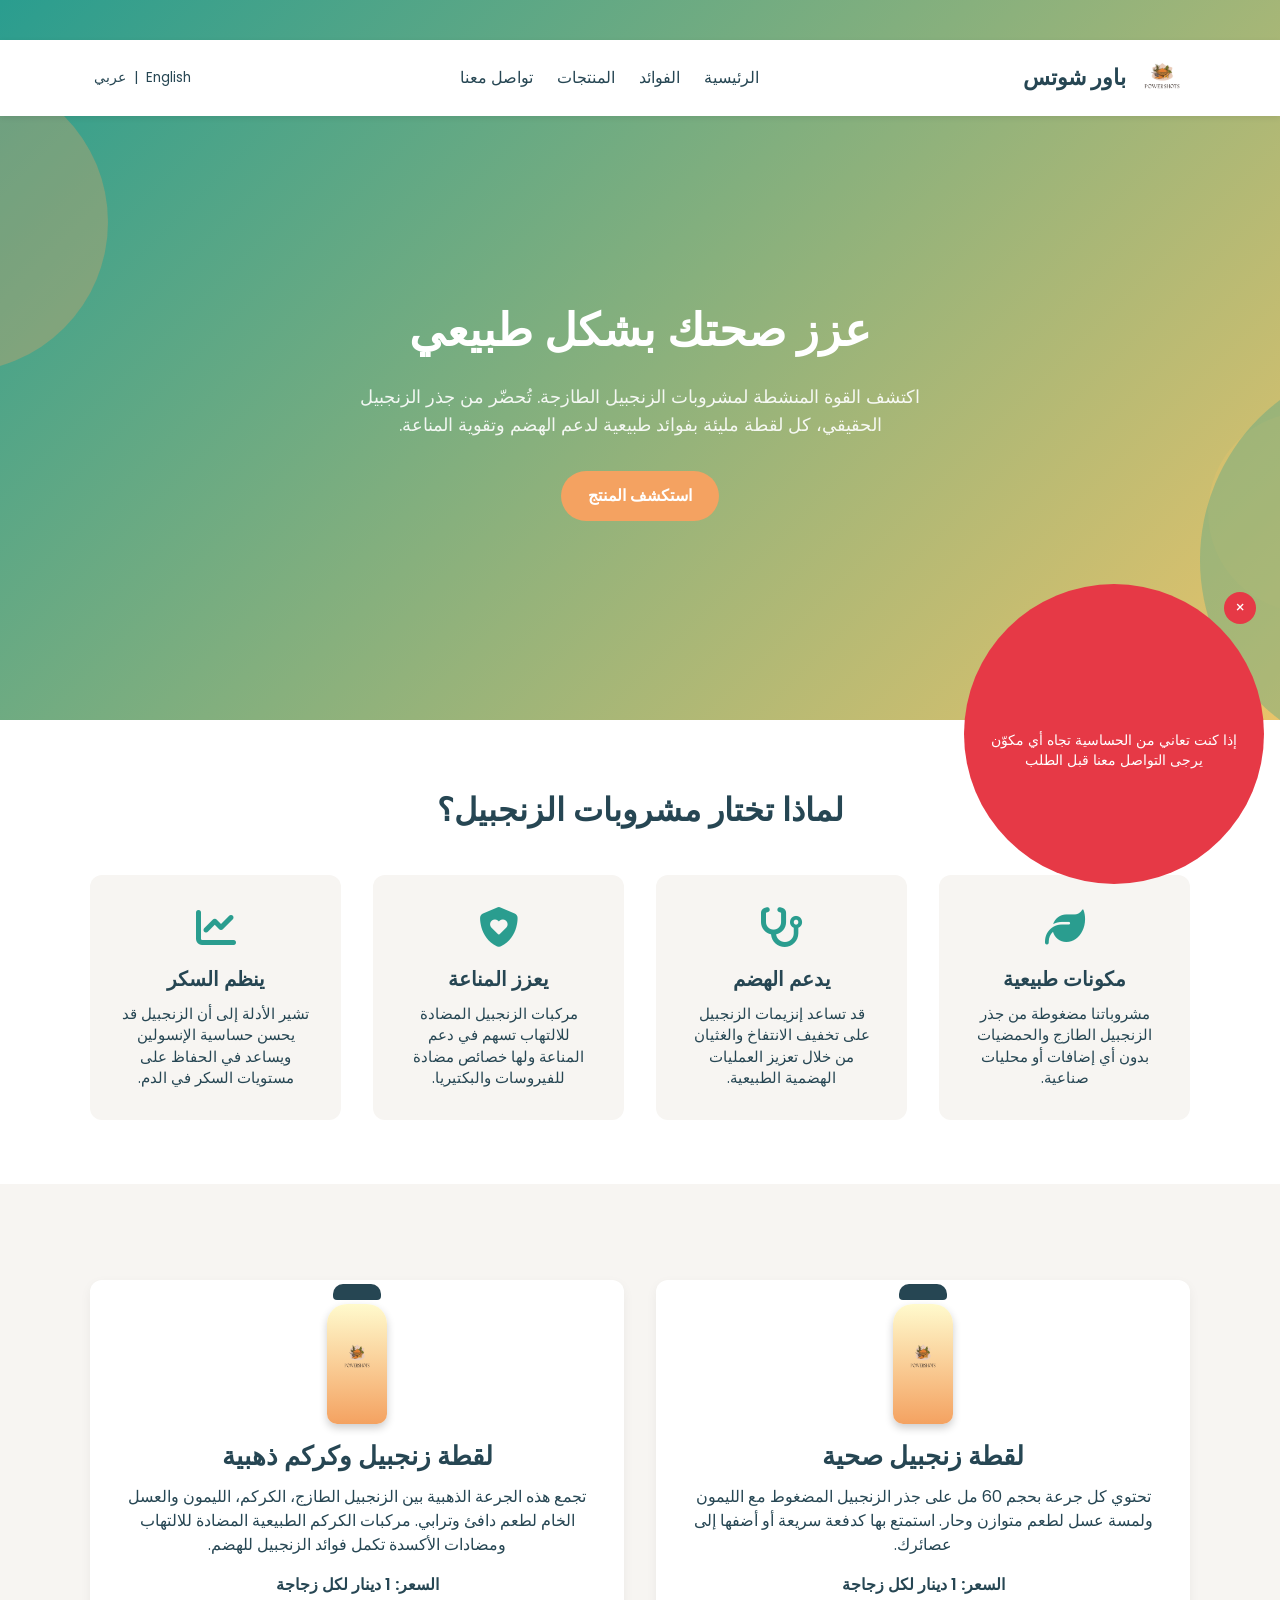
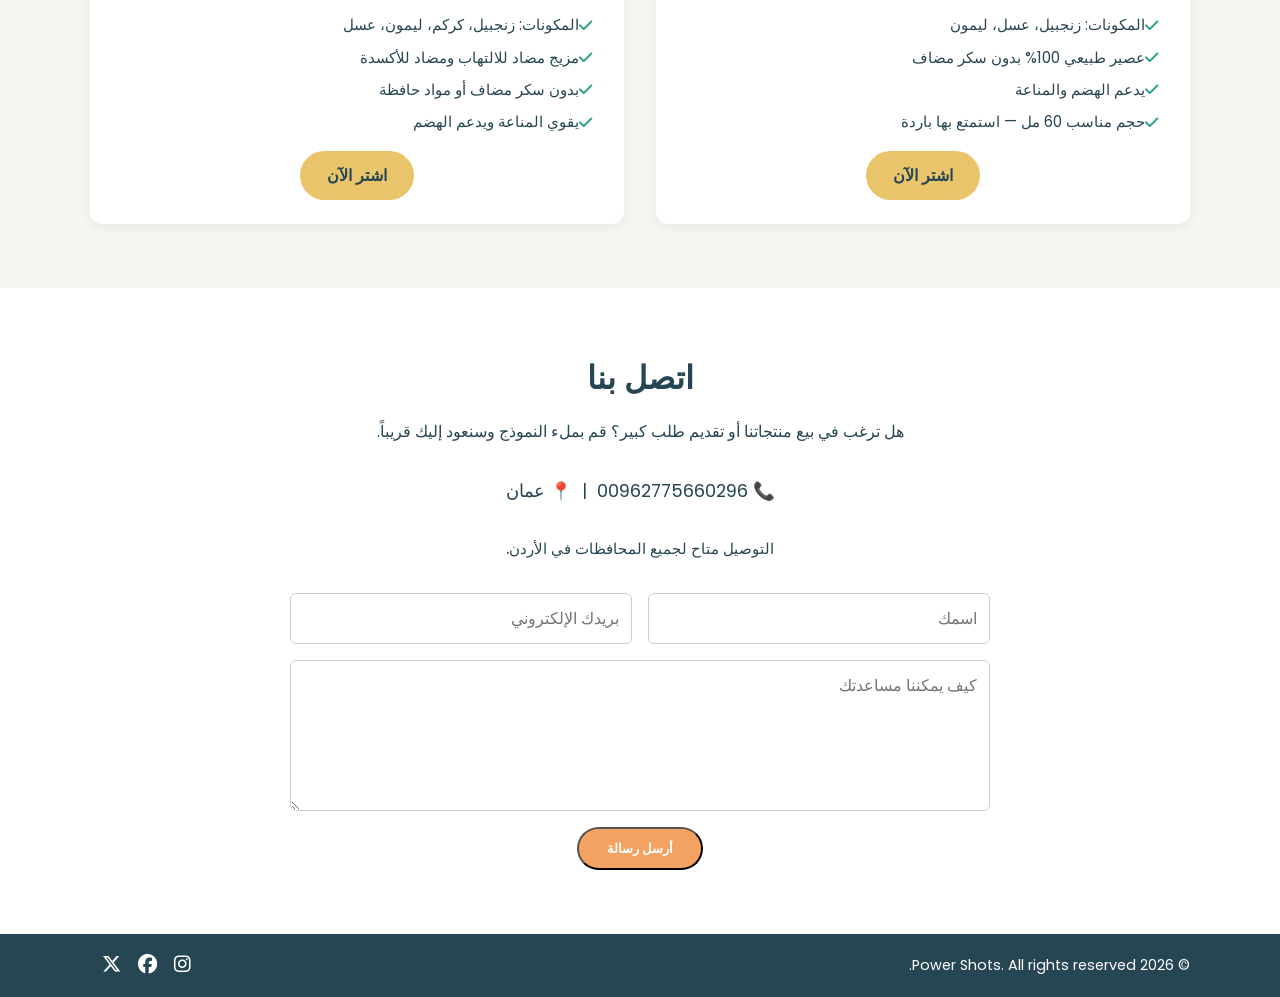
<file: index.html>
<!DOCTYPE html>
<html lang="ar" dir="rtl">
  <head>
    <meta charset="UTF-8" />
    <meta http-equiv="X-UA-Compatible" content="IE=edge" />
    <meta name="viewport" content="width=device-width, initial-scale=1.0" />
    <title>Power Shots – Natural Ginger Shots</title>
    <!-- Google Fonts -->
    <link
      href="https://fonts.googleapis.com/css2?family=Poppins:wght@300;400;600&display=swap"
      rel="stylesheet"
    />
    <!-- Font Awesome Icons -->
    <link
      rel="stylesheet"
      href="https://cdnjs.cloudflare.com/ajax/libs/font-awesome/6.5.0/css/all.min.css"
      integrity="sha512-7I3k++OTkBZ/h0ZB9rw5AodwGj+/do9dS5113Pav4SSpWm9ueZo4zxm2D5Qtf06JzV1NQTqTI0O8k1CpLE5/KA=="
      crossorigin="anonymous"
      referrerpolicy="no-referrer"
    />
    <!-- Custom Styles -->
    <style>
/*
 * Stylesheet for the Power Shots website
 *
 * This file defines the color palette, typography and layout for the site.
 */

:root {
  --primary: #2a9d8f;
  --secondary: #e9c46a;
  --accent: #f4a261;
  --neutral: #264653;
  --light: #f7f5f2;
}

/* Reset and base styles */
* {
  margin: 0;
  padding: 0;
  box-sizing: border-box;
}

body {
  font-family: 'Poppins', sans-serif;
  line-height: 1.6;
  background: var(--light);
  color: var(--neutral);
  overflow-x: hidden;
}

a {
  text-decoration: none;
  color: inherit;
}

img {
  max-width: 100%;
  height: auto;
}

/* Container utility */
.container {
  width: 90%;
  max-width: 1100px;
  margin: 0 auto;
}

/* Header and navigation */
.header {
  background: #fff;
  position: fixed;
  top: 2.5rem; /* push header below warning banner */
  left: 0;
  width: 100%;
  z-index: 1000;
  box-shadow: 0 2px 6px rgba(0, 0, 0, 0.08);
}
.nav-container {
  display: flex;
  align-items: center;
  justify-content: space-between;
  padding: 1rem 0;
}
.logo {
  font-size: 1.5rem;
  font-weight: 600;
}
.logo span {
  color: var(--primary);
}
.nav ul {
  list-style: none;
  display: flex;
  gap: 1.5rem;
}
.nav a {
  font-weight: 500;
  transition: color 0.3s ease;
}
.nav a:hover {
  color: var(--primary);
}

/* Hero Section */
.hero {
  background: linear-gradient(135deg, var(--primary), var(--secondary));
  color: #fff;
  display: flex;
  align-items: center;
  justify-content: center;
  text-align: center;
  min-height: 80vh;
  padding-top: 6rem; /* space for fixed header */
  position: relative;
  overflow: hidden;
}
.hero-content {
  max-width: 600px;
  z-index: 1;
}
.hero h2 {
  font-size: 2.8rem;
  margin-bottom: 1rem;
  font-weight: 600;
}
.hero p {
  font-size: 1.1rem;
  margin-bottom: 2rem;
  opacity: 0.9;
}
.btn {
  display: inline-block;
  background: var(--accent);
  color: #fff;
  padding: 0.75rem 1.7rem;
  border-radius: 30px;
  font-weight: 600;
  transition: background 0.3s ease, color 0.3s ease;
}
.btn:hover {
  background: var(--secondary);
  color: var(--neutral);
}
.btn.secondary {
  background: var(--primary);
}
/* Animated circles in hero */
.circles {
  position: absolute;
  top: 0;
  left: 0;
  width: 100%;
  height: 100%;
  pointer-events: none;
  z-index: 0;
}
.circle {
  position: absolute;
  border-radius: 50%;
  opacity: 0.3;
  animation: float 20s infinite;
}
.circle-1 {
  width: 300px;
  height: 300px;
  background: var(--accent);
  top: 10%;
  left: -15%;
}
.circle-2 {
  width: 200px;
  height: 200px;
  background: var(--secondary);
  bottom: 15%;
  right: -10%;
  animation-delay: -10s;
}
.circle-3 {
  width: 400px;
  height: 400px;
  background: var(--primary);
  top: 50%;
  right: -25%;
  animation-delay: -5s;
}
@keyframes float {
  0%, 100% {
    transform: translateY(0) scale(1);
  }
  50% {
    transform: translateY(-30px) scale(1.1);
  }
}

/* Benefits Section */
.benefits {
  padding: 4rem 0;
  background: #fff;
}
.benefits h3 {
  text-align: center;
  margin-bottom: 2.5rem;
  font-size: 2rem;
  font-weight: 600;
  color: var(--neutral);
}
.benefit-grid {
  display: grid;
  gap: 2rem;
  grid-template-columns: repeat(auto-fit, minmax(220px, 1fr));
}
.benefit-item {
  background: var(--light);
  padding: 2rem;
  border-radius: 12px;
  text-align: center;
  transition: transform 0.3s ease, box-shadow 0.3s ease;
}
.benefit-item i {
  font-size: 2.5rem;
  color: var(--primary);
  margin-bottom: 1rem;
}
.benefit-item h4 {
  margin-bottom: 0.5rem;
  font-size: 1.25rem;
  font-weight: 600;
  color: var(--neutral);
}
.benefit-item p {
  font-size: 0.95rem;
  line-height: 1.4;
  color: var(--neutral);
}
.benefit-item:hover {
  transform: translateY(-5px);
  box-shadow: 0 6px 12px rgba(0, 0, 0, 0.1);
}

/* Product Section */
.product-section {
  background: var(--light);
  padding: 4rem 0;
}
/* Product grid for two shots side by side */
.product-grid {
  display: grid;
  gap: 2rem;
  grid-template-columns: repeat(auto-fit, minmax(260px, 1fr));
  align-items: flex-start;
  margin-top: 2rem;
}
.product-card {
  background: #fff;
  border-radius: 12px;
  padding: 1.5rem;
  box-shadow: 0 4px 12px rgba(0, 0, 0, 0.05);
  text-align: center;
  transition: transform 0.3s ease, box-shadow 0.3s ease;
  animation: fadeInUp 1s ease both;
  cursor: pointer; /* make whole card clickable */
}
.product-card:hover {
  transform: translateY(-5px);
  box-shadow: 0 6px 16px rgba(0, 0, 0, 0.08);
}
/* Smaller shot illustration sizes within product cards */
.product-card .shot-container {
  margin: 0 auto 0.75rem;
  width: 60px;
  height: 120px;
}
.product-card .shot {
  width: 60px;
  height: 120px;
}
.product-card .shot-cap {
  width: 48px;
  height: 16px;
}
.product-card .logo-overlay {
  width: 40px;
  height: 40px;
}
.product-card .logo-overlay img {
  width: 100%;
  height: 100%;
}
.card-content h3 {
  font-size: 1.6rem;
  margin-bottom: 0.5rem;
  font-weight: 600;
  color: var(--neutral);
}
.card-content p {
  margin-bottom: 1rem;
  color: var(--neutral);
  line-height: 1.5;
}
.card-content ul {
  list-style: none;
  margin-bottom: 1rem;
  text-align: left;
}
.card-content li {
  margin-bottom: 0.5rem;
  font-size: 0.95rem;
  display: flex;
  align-items: center;
  color: var(--neutral);
}
.card-content li i {
  color: var(--primary);
  margin-right: 0.5rem;
}
.price {
  font-weight: 600;
  margin-bottom: 0.5rem;
}

/* Shot illustration */
.shot-container {
  position: relative;
  width: 120px;
  height: 240px;
}
.shot {
  position: absolute;
  bottom: 0;
  left: 50%;
  transform: translateX(-50%);
  width: 80px;
  height: 180px;
  border-radius: 20px 20px 10px 10px;
  background: linear-gradient(to top, var(--accent) 0%, #fffacd 100%);
  box-shadow: 0 4px 8px rgba(0, 0, 0, 0.2);
  animation: bounce 2.5s infinite;
}
.shot-cap {
  position: absolute;
  top: -20px;
  left: 50%;
  transform: translateX(-50%);
  width: 60px;
  height: 20px;
  border-radius: 10px 10px 4px 4px;
  background: var(--neutral);
}
@keyframes bounce {
  0%, 100% {
    transform: translate(-50%, 0);
  }
  50% {
    transform: translate(-50%, -15px);
  }
}

/* Contact Section */
.contact-section {
  background: #fff;
  padding: 4rem 0;
}
.contact-container {
  max-width: 700px;
  margin: 0 auto;
  text-align: center;
}
.contact-section h3 {
  font-size: 2rem;
  margin-bottom: 1rem;
  font-weight: 600;
}
.contact-section p {
  margin-bottom: 2rem;
  color: var(--neutral);
}
.contact-form {
  display: flex;
  flex-direction: column;
  gap: 1rem;
}
.form-row {
  display: flex;
  flex-direction: column;
  gap: 1rem;
}
@media (min-width: 600px) {
  .form-row {
    flex-direction: row;
  }
}
.contact-form input,
.contact-form textarea {
  width: 100%;
  padding: 0.75rem;
  border: 1px solid #ccc;
  border-radius: 6px;
  font-family: 'Poppins', sans-serif;
  font-size: 1rem;
  resize: vertical;
}
.contact-form textarea {
  min-height: 100px;
}
.contact-form button {
  align-self: center;
}

/* Footer */
.footer {
  background: var(--neutral);
  color: #fff;
  padding: 1rem 0;
}
.footer-container {
  display: flex;
  justify-content: space-between;
  align-items: center;
  flex-wrap: wrap;
  gap: 1rem;
  width: 90%;
  max-width: 1100px;
  margin: 0 auto;
}
.footer p {
  margin: 0;
  font-size: 0.9rem;
}
.socials a {
  color: #fff;
  margin-left: 0.75rem;
  font-size: 1.2rem;
  transition: color 0.3s ease;
}
.socials a:hover {
  color: var(--accent);
}

/* Logo styling */
.logo-container {
  display: flex;
  align-items: center;
  gap: 0.5rem;
  font-size: 1.4rem;
  font-weight: 600;
  color: var(--neutral);
}
.logo-icon {
  /* Hide the old SVG logo since we now use an image */
  display: none;
}
.logo-text {
  font-weight: 600;
  color: var(--neutral);
}

/* New logo image style */
.logo-img {
  width: 56px;
  height: auto;
}

/* Language switcher styles */
.lang-switch {
  font-size: 0.85rem;
  color: var(--neutral);
  display: flex;
  align-items: center;
  gap: 0.25rem;
}
.lang-switch a {
  color: var(--neutral);
  margin: 0 0.25rem;
  transition: color 0.3s ease;
}
.lang-switch a:hover {
  color: var(--primary);
}

/* Fixed triangular allergy indicator with text and close button */
/* Larger triangular allergy indicator with built‑in text and close button */
.warning-triangle {
  position: fixed;
  bottom: 1rem;
  right: 1rem;
  /* Circular allergy indicator for clearer text */
  width: 300px;
  height: 300px;
  background: #e63946;
  border-radius: 50%;
  z-index: 2000;
  color: #fff;
  display: flex;
  flex-direction: column;
  align-items: center;
  justify-content: center;
  padding: 2.5rem 1rem 1.5rem;
  font-size: 0.9rem;
  text-align: center;
}
.warning-triangle .warning-text {
  margin-top: 1rem;
  padding: 0 0.5rem;
  line-height: 1.4;
}
.warning-triangle .close-warning {
  position: absolute;
  /* Place the close button inside the circle */
  top: 0.5rem;
  right: 0.5rem;
  width: 32px;
  height: 32px;
  background: #e63946;
  border-radius: 50%;
  color: #fff;
  font-size: 1rem;
  display: flex;
  justify-content: center;
  align-items: center;
  cursor: pointer;
}

/* Animate the product container for a lively feel */
.product-container {
  animation: fadeInUp 1s ease both;
}

  /* Apply subtle fade-in animation to hero content and other sections */
  .hero-content, .benefit-item, .contact-container {
    opacity: 0;
    animation: fadeIn 1.2s ease forwards;
  }

  .hero-content {
    animation-delay: 0.2s;
  }
  .benefit-item {
    animation-delay: 0.4s;
  }
  .contact-container {
    animation-delay: 0.4s;
  }

  @keyframes fadeIn {
    0% {
      opacity: 0;
      transform: translateY(20px);
    }
    100% {
      opacity: 1;
      transform: translateY(0);
    }
  }

@keyframes fadeInUp {
  0% {
    opacity: 0;
    transform: translateY(30px);
  }
  100% {
    opacity: 1;
    transform: translateY(0);
  }
}

/* Turmeric shot variant */
.product-animation.turmeric .shot {
  background: linear-gradient(to top, #f4a261 0%, #ffe4b5 100%);
}
/* Overlay logo on bottle */
.logo-overlay {
  position: absolute;
  top: 45%;
  left: 50%;
  transform: translate(-50%, -50%);
  width: 60px;
  height: 60px;
  display: flex;
  align-items: center;
  justify-content: center;
  pointer-events: none;
}
.logo-overlay .logo-icon {
  width: 100%;
  height: 100%;
}

/* Contact details styling */
.contact-details {
  margin-top: 1rem;
  font-size: 1.1rem;
  color: var(--neutral);
}
.contact-details i {
  color: var(--primary);
}
.delivery-note {
  margin-top: 0.5rem;
  font-size: 0.95rem;
  color: var(--primary);
  font-weight: 500;
}

/* Buy button styling */
.btn.buy {
  background: var(--secondary);
  color: var(--neutral);
}
.btn.buy:hover {
  background: var(--accent);
  color: #fff;
}

/* Utility: adjust scroll offset for anchor links due to fixed header */
section {
  scroll-margin-top: 80px;
}
    /* Responsive adjustments for smaller screens */
@media (max-width: 600px) {
  /* Shrink and reposition the allergy indicator on mobile */
  .warning-triangle {
    width: 150px;
    height: 150px;
    padding: 1rem 0.5rem;
    font-size: 0.75rem;
    bottom: 1rem;
    right: 1rem;
  }
  /* Remove extra top offset for the header when the warning is smaller */
  .header {
    top: 0;
  }
  /* Allow navigation items to wrap and reduce spacing */
  .nav ul {
    flex-wrap: wrap;
    gap: 0.5rem;
  }
  /* Decrease hero heading and paragraph sizes for better fit */
  .hero h2 {
    font-size: 1.6rem;
    margin-bottom: 0.5rem;
  }
  .hero p {
    font-size: 0.9rem;
    margin-bottom: 1.5rem;
  }

  /* Stack header elements vertically on small screens */
  .nav-container {
    flex-direction: column;
    align-items: center;
  }
  .logo-container {
    margin-bottom: 0.5rem;
  }
  .nav ul {
    flex-direction: column;
    align-items: center;
    gap: 0.5rem;
  }
  .lang-switch {
    margin-top: 0.5rem;
  }
}
</style>
  </head>
<body>
    <!-- Triangular allergy warning with message -->
    <div class="warning-triangle" id="warningTriangle">
      <span class="close-warning" id="closeWarning">×</span>
      <div class="warning-text">إذا كنت تعاني من الحساسية تجاه أي مكوّن يرجى التواصل معنا قبل الطلب</div>
    </div>
    <!-- Navigation -->
    <header class="header">
      <div class="container nav-container">
        <div class="logo-container">
          <!-- Custom logo for Power Shots -->
          <!-- Replace with user-provided logo image -->
          <!-- Use the user-provided logo for the header -->
          <!-- Use the latest uploaded logo image -->
          <img src="img/final-logo.png" alt="Power Shots logo" class="logo-img" />
          <!--
            Enhanced logo

            The new logo keeps the circular badge but adds a layered swirl motif
            inspired by the curves of ginger root. Three nested swirls form
            an organic, handcrafted emblem inside the circle. Each path has
            slightly different curvature and opacity to create depth. The
            initials “PS” remain centered to anchor the brand name.
          -->
          <svg
            class="logo-icon"
            width="56"
            height="56"
            viewBox="0 0 120 120"
            xmlns="http://www.w3.org/2000/svg"
            aria-label="Power Shots logo"
          >
            <!--
              Custom Power Shots logo:

              This vector graphic is more intricate than the previous design. It uses a radial
              gradient for the outer badge to give depth and a handcrafted feel, three
              overlapping organic shapes reminiscent of a ginger root to hint at the
              product’s key ingredient, and a small leaf sprouting from the top to
              emphasize freshness. The letters “PS” anchor the brand name in the
              lower half of the badge. All colours come from the site’s palette.
            -->
            <defs>
              <!-- Radial gradient for the outer badge -->
              <radialGradient id="badgeGrad" cx="60%" cy="40%" r="60%">
                <stop offset="0%" stop-color="#3fb29c" />
                <stop offset="100%" stop-color="#2a9d8f" />
              </radialGradient>
            </defs>
            <!-- Outer circle with gradient and subtle stroke -->
            <circle
              cx="60"
              cy="60"
              r="55"
              fill="url(#badgeGrad)"
              stroke="#264653"
              stroke-width="2"
            />
            <!-- Stylized ginger root layers -->
            <path
              d="M60 20 C 40 30, 30 50, 50 65 C 30 80, 40 100, 60 90 C 80 100, 90 80, 70 65 C 90 50, 80 30, 60 20 Z"
              fill="#f4a261"
              opacity="0.9"
            />
            <path
              d="M60 32 C 50 36, 45 46, 55 55 C 45 65, 50 75, 60 70 C 70 75, 75 65, 65 55 C 75 46, 70 36, 60 32 Z"
              fill="#e9c46a"
              opacity="0.95"
            />
            <!-- Ginger leaf at the top -->
            <path
              d="M60 8 C 55 14, 50 24, 60 30 C 70 24, 65 14, 60 8 Z"
              fill="#e9c46a"
            />
            <!-- Brand initials -->
            <text
              x="60"
              y="76"
              text-anchor="middle"
              font-family="'Poppins', sans-serif"
              font-size="34"
              font-weight="600"
              fill="#ffffff"
            >
              PS
            </text>
          </svg>
          <span class="logo-text">باور&nbsp;شوتس</span>
        </div>
        <nav class="nav">
          <ul>
            <li><a href="#home">الرئيسية</a></li>
            <li><a href="#benefits">الفوائد</a></li>
            <li><a href="#product">المنتجات</a></li>
            <li><a href="#contact">تواصل معنا</a></li>
          </ul>
        </nav>
        <!-- Language switcher: allows switching between Arabic and English versions -->
        <div class="lang-switch">
          <a href="index_en.html" lang="en">English</a> | <a href="index.html" lang="ar">عربي</a>
        </div>
      </div>
    </header>
    <!-- Hero Section -->
    <section id="home" class="hero">
      <div class="container hero-content">
        <h2>عزز صحتك بشكل طبيعي</h2>
        <p>
          اكتشف القوة المنشطة لمشروبات الزنجبيل الطازجة. تُحضّر من جذر الزنجبيل الحقيقي، كل لقطة مليئة بفوائد طبيعية لدعم الهضم وتقوية المناعة.
        </p>
        <a href="#product" class="btn">استكشف المنتج</a>
      </div>
      <!-- Animated circles background -->
      <div class="circles">
        <div class="circle circle-1"></div>
        <div class="circle circle-2"></div>
        <div class="circle circle-3"></div>
      </div>
    </section>
    <!-- Benefits Section -->
    <section id="benefits" class="benefits">
      <div class="container">
        <h3>لماذا تختار مشروبات الزنجبيل؟</h3>
        <div class="benefit-grid">
          <div class="benefit-item">
            <i class="fa-solid fa-leaf"></i>
            <h4>مكونات طبيعية</h4>
            <p>
              مشروباتنا مضغوطة من جذر الزنجبيل الطازج والحمضيات بدون أي إضافات أو محليات صناعية.
            </p>
          </div>
          <div class="benefit-item">
            <i class="fa-solid fa-stethoscope"></i>
            <h4>يدعم الهضم</h4>
            <p>
              قد تساعد إنزيمات الزنجبيل على تخفيف الانتفاخ والغثيان من خلال تعزيز العمليات الهضمية الطبيعية.
            </p>
          </div>
          <div class="benefit-item">
            <i class="fa-solid fa-shield-heart"></i>
            <h4>يعزز المناعة</h4>
            <p>
              مركبات الزنجبيل المضادة للالتهاب تسهم في دعم المناعة ولها خصائص مضادة للفيروسات والبكتيريا.
            </p>
          </div>
          <div class="benefit-item">
            <i class="fa-solid fa-chart-line"></i>
            <h4>ينظم السكر</h4>
            <p>
              تشير الأدلة إلى أن الزنجبيل قد يحسن حساسية الإنسولين ويساعد في الحفاظ على مستويات السكر في الدم.
            </p>
          </div>
        </div>
      </div>
    </section>
    <!-- Product Section -->
    <section id="product" class="product-section">
      <div class="container">
        <div class="product-grid">
          <!-- Card for ginger shot -->
          <!-- Each product card has a data attribute to make the whole card clickable -->
          <div class="product-card" data-product="ginger">
            <a href="order.html?product=ginger" class="shot-link">
              <div class="shot-container">
                <div class="shot"></div>
                <div class="shot-cap"></div>
                <div class="logo-overlay">
                  <img src="img/final-logo.png" alt="Power Shots logo" />
                </div>
              </div>
            </a>
            <div class="card-content">
              <h3>لقطة زنجبيل صحية</h3>
              <p>
                تحتوي كل جرعة بحجم 60&nbsp;مل على جذر الزنجبيل المضغوط مع الليمون ولمسة عسل لطعم متوازن وحار. استمتع بها كدفعة سريعة أو أضفها إلى عصائرك.
              </p>
              <p class="price"><strong>السعر:</strong> 1&nbsp;دينار&nbsp;لكل زجاجة</p>
              <ul>
                <li><i class="fa-solid fa-check"></i> المكونات: زنجبيل، عسل، ليمون</li>
                <li><i class="fa-solid fa-check"></i> عصير طبيعي 100% بدون سكر مضاف</li>
                <li><i class="fa-solid fa-check"></i> يدعم الهضم والمناعة</li>
                <li><i class="fa-solid fa-check"></i> حجم مناسب 60&nbsp;مل&nbsp;— استمتع بها باردة</li>
              </ul>
              <a href="order.html?product=ginger" class="btn buy">اشتر&nbsp;الآن</a>
            </div>
          </div>
          <!-- Card for turmeric shot -->
          <div class="product-card" data-product="turmeric">
            <a href="order.html?product=turmeric" class="shot-link">
              <div class="shot-container">
                <div class="shot"></div>
                <div class="shot-cap"></div>
                <div class="logo-overlay">
                  <img src="img/final-logo.png" alt="Power Shots logo" />
                </div>
              </div>
            </a>
            <div class="card-content">
              <h3>لقطة زنجبيل وكركم ذهبية</h3>
              <p>
                تجمع هذه الجرعة الذهبية بين الزنجبيل الطازج، الكركم، الليمون والعسل الخام لطعم دافئ وترابي. مركبات الكركم الطبيعية المضادة للالتهاب ومضادات الأكسدة تكمل فوائد الزنجبيل للهضم.
              </p>
              <p class="price"><strong>السعر:</strong> 1&nbsp;دينار&nbsp;لكل زجاجة</p>
              <ul>
                <li><i class="fa-solid fa-check"></i> المكونات: زنجبيل، كركم، ليمون، عسل</li>
                <li><i class="fa-solid fa-check"></i> مزيج مضاد للالتهاب ومضاد للأكسدة</li>
                <li><i class="fa-solid fa-check"></i> بدون سكر مضاف أو مواد حافظة</li>
                <li><i class="fa-solid fa-check"></i> يقوي المناعة ويدعم الهضم</li>
              </ul>
              <a href="order.html?product=turmeric" class="btn buy">اشتر&nbsp;الآن</a>
            </div>
          </div>
        </div>
      </div>
    </section>
    <!-- Contact Section -->
    <section id="contact" class="contact-section">
      <div class="container contact-container">
        <h3>اتصل بنا</h3>
        <p>
          هل ترغب في بيع منتجاتنا أو تقديم طلب كبير؟ قم بملء النموذج وسنعود إليك قريباً.
        </p>
        <p class="contact-details">
          📞 00962775660296&nbsp;&nbsp;|&nbsp;&nbsp;📍 عمان
        </p>
        <p class="delivery-note">
          التوصيل متاح لجميع المحافظات في الأردن.
        </p>
        <form
          class="contact-form"
          action="https://formsubmit.co/aboodkhazaleh4@gmail.com"
          method="POST"
        >
          <!-- hidden fields for FormSubmit to set email subject -->
          <input type="hidden" name="_subject" value="New Power Shots Inquiry" />
          <!-- ensure spam bots are blocked by adding a honeypot field (hidden from users) -->
          <input type="text" name="_honey" style="display:none" />
          <div class="form-row">
            <input
              type="text"
              name="name"
              placeholder="اسمك"
              required
            />
            <input
              type="email"
              name="email"
              placeholder="بريدك الإلكتروني"
              required
            />
          </div>
          <textarea
            name="message"
            rows="5"
            placeholder="كيف يمكننا مساعدتك"
            required
          ></textarea>
          <button type="submit" class="btn">أرسل رسالة</button>
        </form>
      </div>
    </section>
    <!-- Footer -->
    <footer class="footer">
      <div class="container footer-container">
        <p>&copy; <span id="year"></span> Power Shots. All rights reserved.</p>
        <div class="socials">
          <a href="#" aria-label="Instagram">
            <i class="fa-brands fa-instagram"></i>
          </a>
          <a href="#" aria-label="Facebook">
            <i class="fa-brands fa-facebook"></i>
          </a>
          <a href="#" aria-label="Twitter">
            <i class="fa-brands fa-x-twitter"></i>
          </a>
        </div>
      </div>
    </footer>
    <script>
      // script.js
      // Simple JavaScript to enhance the Power Shots website
      document.addEventListener('DOMContentLoaded', () => {
        const yearSpan = document.getElementById('year');
        if (yearSpan) {
          yearSpan.textContent = new Date().getFullYear().toString();
        }

        // The contact form is processed by formsubmit.co directly, so no client-side submission handler is required.

        // Handle closing of the triangular warning indicator
        const warningTriangle = document.getElementById('warningTriangle');
        const closeWarning = document.getElementById('closeWarning');
        if (warningTriangle && closeWarning) {
          closeWarning.addEventListener('click', (e) => {
            e.stopPropagation();
            warningTriangle.style.display = 'none';
          });
        }

        // Make the entire product card clickable based on its data-product attribute
        const cards = document.querySelectorAll('.product-card');
        cards.forEach((card) => {
          const product = card.dataset.product;
          if (product) {
            card.addEventListener('click', (ev) => {
              // Prevent interfering when clicking on links or buttons inside the card
              const target = ev.target;
              if (target.closest('a')) {
                return;
              }
              window.location.href = `order.html?product=${encodeURIComponent(product)}`;
            });
          }
        });
      });
    </script>
  </body>
</html>
</file>
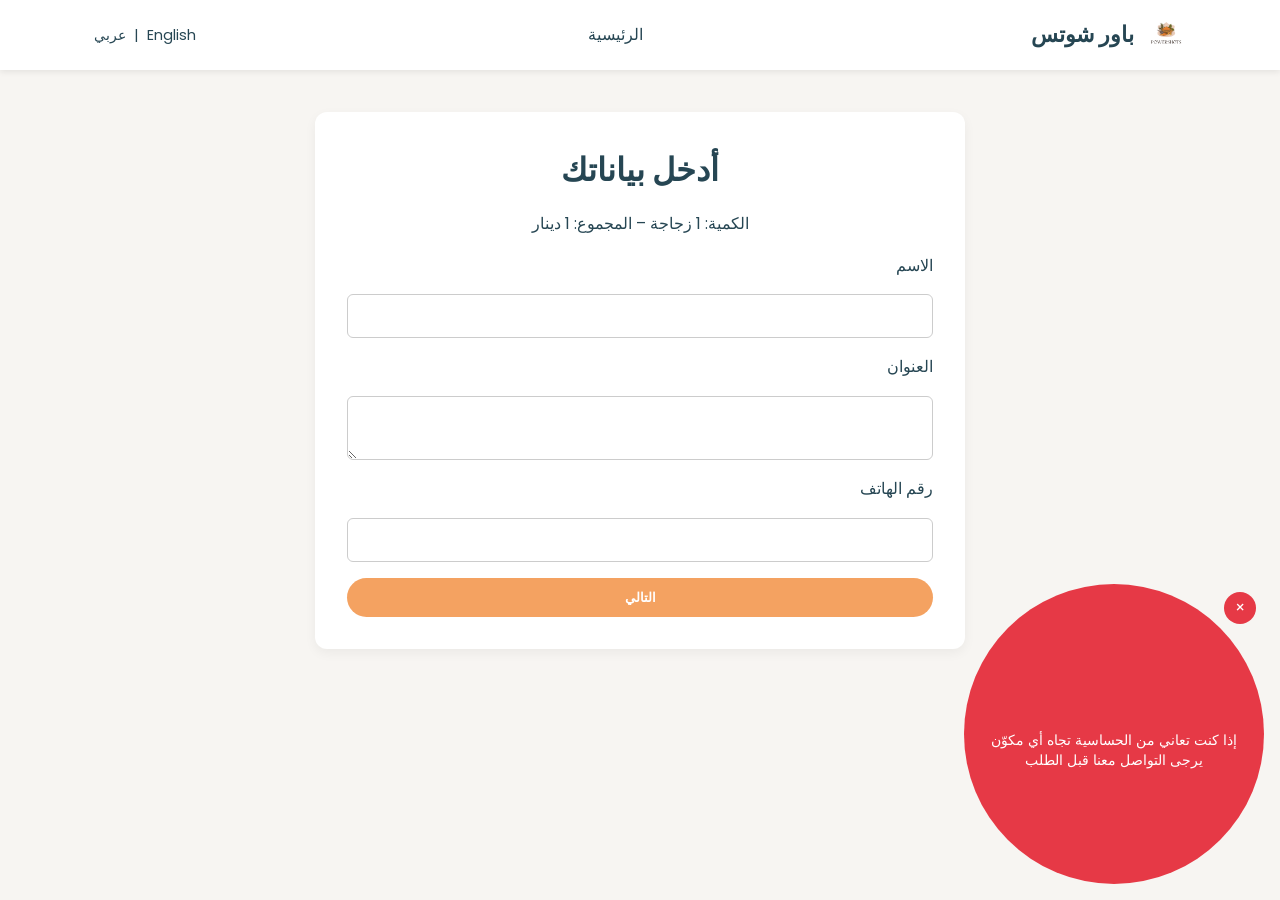
<file: details.html>
<!DOCTYPE html>
<!-- Arabic version of the details page -->
<html lang="ar" dir="rtl">
  <head>
    <meta charset="UTF-8" />
    <meta http-equiv="X-UA-Compatible" content="IE=edge" />
    <meta name="viewport" content="width=device-width, initial-scale=1.0" />
    <title>أدخل بياناتك – باور شوتس</title>
    <!-- Google Fonts -->
    <link
      href="https://fonts.googleapis.com/css2?family=Poppins:wght@300;400;600&display=swap"
      rel="stylesheet"
    />
    <!-- Font Awesome Icons -->
    <link
      rel="stylesheet"
      href="https://cdnjs.cloudflare.com/ajax/libs/font-awesome/6.5.0/css/all.min.css"
      integrity="sha512-7I3k++OTkBZ/h0ZB9rw5AodwGj+/do9dS5113Pav4SSpWm9ueZo4zxm2D5Qtf06JzV1NQTqTI0O8k1CpLE5/KA=="
      crossorigin="anonymous"
      referrerpolicy="no-referrer"
    />
    <style>
      /* Shared variables */
      :root {
        --primary: #2a9d8f;
        --secondary: #e9c46a;
        --accent: #f4a261;
        --neutral: #264653;
        --light: #f7f5f2;
      }
      * {
        margin: 0;
        padding: 0;
        box-sizing: border-box;
      }
      body {
        font-family: 'Poppins', sans-serif;
        line-height: 1.6;
        background: var(--light);
        color: var(--neutral);
      }
      a {
        text-decoration: none;
        color: inherit;
      }
      /* Header styling */
      .header {
        background: #fff;
        position: fixed;
        top: 0;
        left: 0;
        width: 100%;
        z-index: 1000;
        box-shadow: 0 2px 6px rgba(0, 0, 0, 0.08);
      }
      .nav-container {
        display: flex;
        align-items: center;
        justify-content: space-between;
        padding: 1rem 0;
        width: 90%;
        max-width: 1100px;
        margin: 0 auto;
      }
      .logo-container {
        display: flex;
        align-items: center;
        gap: 0.5rem;
        font-size: 1.4rem;
        font-weight: 600;
        color: var(--neutral);
      }
      .logo-container .logo-icon {
        width: 48px;
        height: 48px;
        /* Hide the SVG logo since we now use an image */
        display: none;
      }
      .logo-text {
        color: var(--neutral);
        font-weight: 600;
      }

      /* New logo image style */
      .logo-img {
        width: 48px;
        height: auto;
      }

      /* Larger triangular allergy indicator with text */
      .warning-triangle {
        position: fixed;
        bottom: 1rem;
        right: 1rem;
        /* Circular allergy indicator for clearer text */
        width: 300px;
        height: 300px;
        background: #e63946;
        border-radius: 50%;
        z-index: 2000;
        color: #fff;
        display: flex;
        flex-direction: column;
        align-items: center;
        justify-content: center;
        padding: 2.5rem 1rem 1.5rem;
        font-size: 0.9rem;
        text-align: center;
      }
      .warning-triangle .warning-text {
        margin-top: 1rem;
        line-height: 1.4;
      }
      .warning-triangle .close-warning {
        position: absolute;
        /* Place the close button inside the circle */
        top: 0.5rem;
        right: 0.5rem;
        width: 32px;
        height: 32px;
        background: #e63946;
        border-radius: 50%;
        color: #fff;
        font-size: 1rem;
        display: flex;
        justify-content: center;
        align-items: center;
        cursor: pointer;
      }
      /* Language switcher styling */
      .lang-switch {
        display: flex;
        gap: 0.25rem;
        font-size: 0.9rem;
      }
      .lang-switch a {
        color: var(--neutral);
        margin: 0 0.25rem;
        transition: color 0.3s ease;
      }
      .lang-switch a:hover {
        color: var(--primary);
      }
      /* Main content */
      .details-page {
        padding-top: 7rem; /* space for header */
        padding-bottom: 4rem;
      }
      .details-container {
        width: 90%;
        max-width: 650px;
        margin: 0 auto;
        background: #fff;
        padding: 2rem;
        border-radius: 12px;
        box-shadow: 0 4px 12px rgba(0, 0, 0, 0.05);
      }
      .details-container h2 {
        font-size: 2rem;
        margin-bottom: 1rem;
        text-align: center;
        color: var(--neutral);
      }
      .details-container p {
        margin-bottom: 1rem;
        text-align: center;
      }
      .details-form {
        display: flex;
        flex-direction: column;
        gap: 1rem;
      }
      .details-form label {
        font-weight: 500;
      }
      .details-form input,
      .details-form textarea {
        padding: 0.75rem;
        border: 1px solid #ccc;
        border-radius: 6px;
        font-size: 1rem;
        width: 100%;
      }
      .btn {
        display: inline-block;
        background: var(--accent);
        color: #fff;
        padding: 0.75rem 1.5rem;
        border-radius: 30px;
        font-weight: 600;
        transition: background 0.3s ease;
        border: none;
        cursor: pointer;
      }
      .btn:hover {
        background: var(--secondary);
        color: var(--neutral);
      }
    /* Responsive adjustments for smaller screens */
@media (max-width: 600px) {
  .warning-triangle {
    width: 150px;
    height: 150px;
    padding: 1rem 0.5rem;
    font-size: 0.75rem;
    bottom: 1rem;
    right: 1rem;
  }
  .nav-container {
    flex-direction: column;
    align-items: center;
  }
  .logo-container {
    margin-bottom: 0.5rem;
  }
  .nav ul {
    flex-direction: column;
    align-items: center;
    gap: 0.5rem;
  }
  .lang-switch {
    margin-top: 0.5rem;
  }
  .hero h2 {
    font-size: 1.6rem;
    margin-bottom: 0.5rem;
  }
  .hero p {
    font-size: 0.9rem;
    margin-bottom: 1.5rem;
  }
}
</style>
  </head>
  <body>
    <!-- Triangular allergy indicator with message -->
    <div class="warning-triangle" id="warningTriangleDetails">
      <span class="close-warning" id="closeWarningDetails">×</span>
      <div class="warning-text">إذا كنت تعاني من الحساسية تجاه أي مكوّن يرجى التواصل معنا قبل الطلب</div>
    </div>
    <header class="header">
      <div class="nav-container">
        <div class="logo-container">
          <!-- Display the new uploaded logo image and hide the old SVG via CSS -->
          <!-- Use the latest uploaded logo image -->
          <img src="img/final-logo.png" alt="Power Shots logo" class="logo-img" />
          <svg
            class="logo-icon"
            viewBox="0 0 120 120"
            xmlns="http://www.w3.org/2000/svg"
            aria-label="Power Shots logo"
          >
            <defs>
              <radialGradient id="badgeGradDetails" cx="60%" cy="40%" r="60%">
                <stop offset="0%" stop-color="#3fb29c" />
                <stop offset="100%" stop-color="#2a9d8f" />
              </radialGradient>
            </defs>
            <circle
              cx="60"
              cy="60"
              r="55"
              fill="url(#badgeGradDetails)"
              stroke="#264653"
              stroke-width="2"
            />
            <path
              d="M60 20 C 40 30, 30 50, 50 65 C 30 80, 40 100, 60 90 C 80 100, 90 80, 70 65 C 90 50, 80 30, 60 20 Z"
              fill="#f4a261"
              opacity="0.9"
            />
            <path
              d="M60 32 C 50 36, 45 46, 55 55 C 45 65, 50 75, 60 70 C 70 75, 75 65, 65 55 C 75 46, 70 36, 60 32 Z"
              fill="#e9c46a"
              opacity="0.95"
            />
            <path
              d="M60 8 C 55 14, 50 24, 60 30 C 70 24, 65 14, 60 8 Z"
              fill="#e9c46a"
            />
            <text
              x="60"
              y="76"
              text-anchor="middle"
              font-family="'Poppins', sans-serif"
              font-size="34"
              font-weight="600"
              fill="#ffffff"
            >
              PS
            </text>
          </svg>
          <span class="logo-text">باور&nbsp;شوتس</span>
        </div>
        <nav class="nav">
          <ul style="list-style: none; display: flex; gap: 1.5rem;">
            <li><a href="index.html">الرئيسية</a></li>
          </ul>
        </nav>
        <!-- Language switcher for details page -->
        <div class="lang-switch">
          <a href="details_en.html">English</a> | <a href="details.html">عربي</a>
        </div>
      </div>
    </header>
    <main>
      <section class="details-page">
        <div class="details-container">
          <h2>أدخل بياناتك</h2>
          <p id="order-summary"></p>
          <form id="details-form" class="details-form">
            <label for="name">الاسم</label>
            <input type="text" id="name" name="name" required />
            <label for="address">العنوان</label>
            <textarea id="address" name="address" rows="2" required></textarea>
            <label for="phone">رقم الهاتف</label>
            <input type="tel" id="phone" name="phone" required />
            <button type="submit" class="btn">التالي</button>
          </form>
        </div>
      </section>
    </main>
    <script>
      // Parse query parameters, display order summary, handle form submission, and close warning triangle
      document.addEventListener('DOMContentLoaded', () => {
        const params = new URLSearchParams(window.location.search);
        const qty = parseInt(params.get('qty') || '1', 10);
        const product = params.get('product') || 'ginger';
        const orderSummary = document.getElementById('order-summary');
        const pricePerBottle = 1;
        const total = qty * pricePerBottle;
        if (orderSummary) {
          // Display Arabic summary: quantity and total price in dinars
          orderSummary.textContent = `الكمية: ${qty} زجاجة \u2013 المجموع: ${total} دينار`;
        }
        // Close warning triangle
        const warn = document.getElementById('warningTriangleDetails');
        const closeBtn = document.getElementById('closeWarningDetails');
        if (warn && closeBtn) {
          closeBtn.addEventListener('click', (e) => {
            e.stopPropagation();
            warn.style.display = 'none';
          });
        }
        // Handle submission; include product param
        const form = document.getElementById('details-form');
        form.addEventListener('submit', (e) => {
          e.preventDefault();
          const nameVal = document.getElementById('name').value.trim();
          const addressVal = document.getElementById('address').value.trim();
          const phoneVal = document.getElementById('phone').value.trim();
          const paramsStr = new URLSearchParams({
            qty: qty,
            product: product,
            name: nameVal,
            address: addressVal,
            phone: phoneVal,
          }).toString();
          window.location.href = `payment.html?${paramsStr}`;
        });
      });
    </script>
  </body>
</html>
</file>
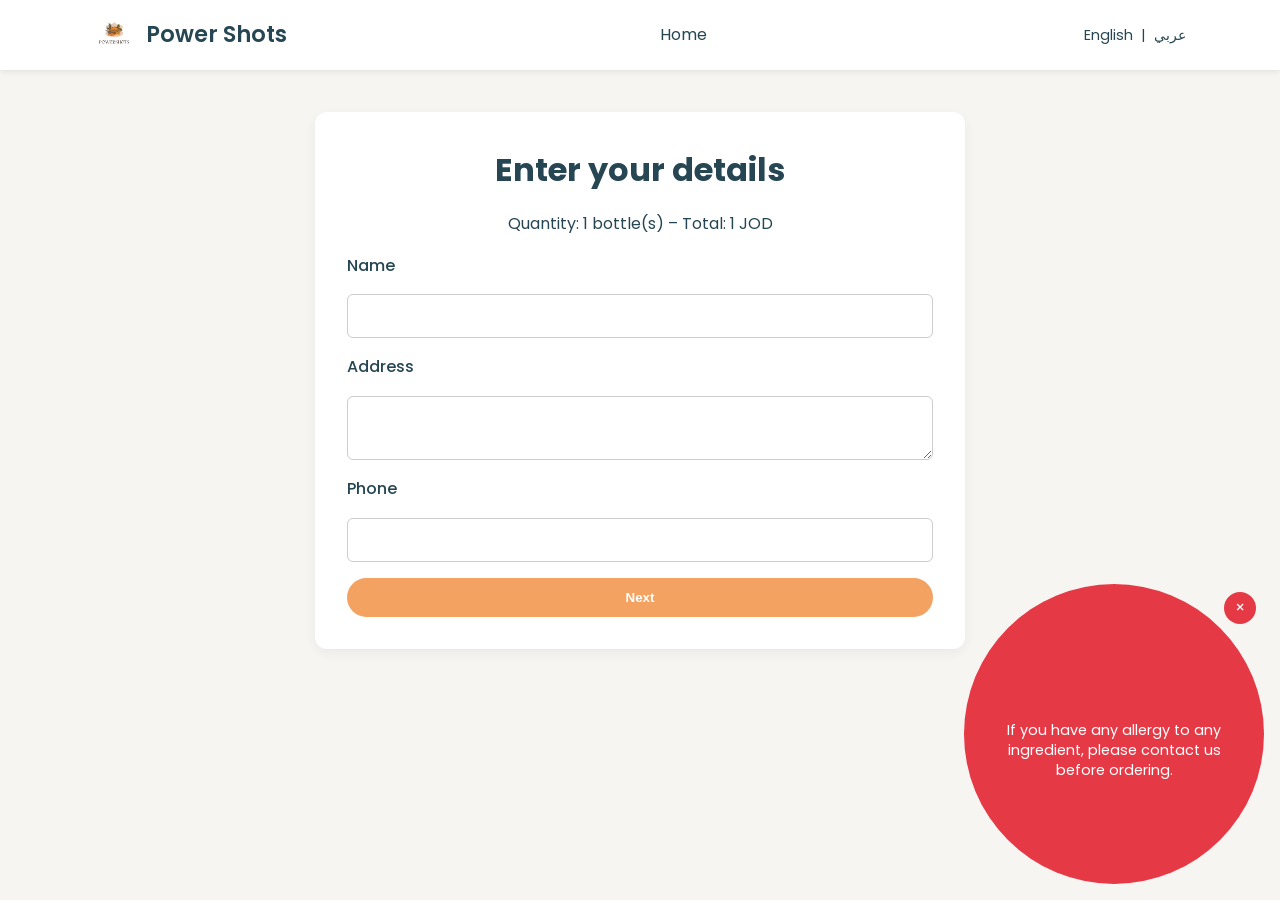
<file: details_en.html>
<!DOCTYPE html>
<!-- English version of the details page -->
<html lang="en">
  <head>
    <meta charset="UTF-8" />
    <meta http-equiv="X-UA-Compatible" content="IE=edge" />
    <meta name="viewport" content="width=device-width, initial-scale=1.0" />
    <title>Enter Your Details – Power Shots</title>
    <!-- Google Fonts -->
    <link
      href="https://fonts.googleapis.com/css2?family=Poppins:wght@300;400;600&display=swap"
      rel="stylesheet"
    />
    <!-- Font Awesome Icons -->
    <link
      rel="stylesheet"
      href="https://cdnjs.cloudflare.com/ajax/libs/font-awesome/6.5.0/css/all.min.css"
      integrity="sha512-7I3k++OTkBZ/h0ZB9rw5AodwGj+/do9dS5113Pav4SSpWm9ueZo4zxm2D5Qtf06JzV1NQTqTI0O8k1CpLE5/KA=="
      crossorigin="anonymous"
      referrerpolicy="no-referrer"
    />
    <style>
      /* Shared variables */
      :root {
        --primary: #2a9d8f;
        --secondary: #e9c46a;
        --accent: #f4a261;
        --neutral: #264653;
        --light: #f7f5f2;
      }
      * {
        margin: 0;
        padding: 0;
        box-sizing: border-box;
      }
      body {
        font-family: 'Poppins', sans-serif;
        line-height: 1.6;
        background: var(--light);
        color: var(--neutral);
      }
      a {
        text-decoration: none;
        color: inherit;
      }
      /* Header styling */
      .header {
        background: #fff;
        position: fixed;
        top: 0;
        left: 0;
        width: 100%;
        z-index: 1000;
        box-shadow: 0 2px 6px rgba(0, 0, 0, 0.08);
      }
      .nav-container {
        display: flex;
        align-items: center;
        justify-content: space-between;
        padding: 1rem 0;
        width: 90%;
        max-width: 1100px;
        margin: 0 auto;
      }
      .logo-container {
        display: flex;
        align-items: center;
        gap: 0.5rem;
        font-size: 1.4rem;
        font-weight: 600;
        color: var(--neutral);
      }
      .logo-container .logo-icon {
        width: 48px;
        height: 48px;
        display: none;
      }
      .logo-img {
        width: 48px;
        height: auto;
      }
      .logo-text {
        color: var(--neutral);
        font-weight: 600;
      }
      /* Language switcher */
      .lang-switch {
        display: flex;
        gap: 0.25rem;
        font-size: 0.9rem;
      }
      .lang-switch a {
        color: var(--neutral);
        margin: 0 0.25rem;
        transition: color 0.3s ease;
      }
      .lang-switch a:hover {
        color: var(--primary);
      }
      /* Bigger triangular allergy indicator */
      .warning-triangle {
        position: fixed;
        bottom: 1rem;
        right: 1rem;
        /* Circular allergy indicator for clearer text */
        width: 300px;
        height: 300px;
        background: #e63946;
        border-radius: 50%;
        z-index: 2000;
        color: #fff;
        display: flex;
        flex-direction: column;
        align-items: center;
        justify-content: center;
        padding: 2.5rem 1rem 1.5rem;
        font-size: 0.9rem;
        text-align: center;
      }
      .warning-triangle .warning-text {
        margin-top: 1rem;
        padding: 0 0.5rem;
        line-height: 1.4;
      }
      .warning-triangle .close-warning {
        position: absolute;
        /* Place the close button inside the circle */
        top: 0.5rem;
        right: 0.5rem;
        width: 32px;
        height: 32px;
        background: #e63946;
        border-radius: 50%;
        color: #fff;
        font-size: 1rem;
        display: flex;
        justify-content: center;
        align-items: center;
        cursor: pointer;
      }
      /* Main content */
      .details-page {
        padding-top: 7rem;
        padding-bottom: 4rem;
      }
      .details-container {
        width: 90%;
        max-width: 650px;
        margin: 0 auto;
        background: #fff;
        padding: 2rem;
        border-radius: 12px;
        box-shadow: 0 4px 12px rgba(0, 0, 0, 0.05);
      }
      .details-container h2 {
        font-size: 2rem;
        margin-bottom: 1rem;
        text-align: center;
        color: var(--neutral);
      }
      .details-container p {
        margin-bottom: 1rem;
        text-align: center;
      }
      .details-form {
        display: flex;
        flex-direction: column;
        gap: 1rem;
      }
      .details-form label {
        font-weight: 500;
      }
      .details-form input,
      .details-form textarea {
        padding: 0.75rem;
        border: 1px solid #ccc;
        border-radius: 6px;
        font-size: 1rem;
        width: 100%;
      }
      .btn {
        display: inline-block;
        background: var(--accent);
        color: #fff;
        padding: 0.75rem 1.5rem;
        border-radius: 30px;
        font-weight: 600;
        transition: background 0.3s ease;
        border: none;
        cursor: pointer;
      }
      .btn:hover {
        background: var(--secondary);
        color: var(--neutral);
      }
    /* Responsive adjustments for smaller screens */
@media (max-width: 600px) {
  .warning-triangle {
    width: 150px;
    height: 150px;
    padding: 1rem 0.5rem;
    font-size: 0.75rem;
    bottom: 1rem;
    right: 1rem;
  }
  .nav-container {
    flex-direction: column;
    align-items: center;
  }
  .logo-container {
    margin-bottom: 0.5rem;
  }
  .nav ul {
    flex-direction: column;
    align-items: center;
    gap: 0.5rem;
  }
  .lang-switch {
    margin-top: 0.5rem;
  }
  .hero h2 {
    font-size: 1.6rem;
    margin-bottom: 0.5rem;
  }
  .hero p {
    font-size: 0.9rem;
    margin-bottom: 1.5rem;
  }
}
</style>
  </head>
  <body>
    <!-- Bigger triangular allergy warning -->
    <div class="warning-triangle" id="warningTriangleDetails">
      <span class="close-warning" id="closeWarningDetails">×</span>
      <div class="warning-text">If you have any allergy to any ingredient, please contact us before ordering.</div>
    </div>
    <header class="header">
      <div class="nav-container">
        <div class="logo-container">
          <!-- Use the latest uploaded logo image -->
          <img src="img/final-logo.png" alt="Power Shots logo" class="logo-img" />
          <svg
            class="logo-icon"
            viewBox="0 0 120 120"
            xmlns="http://www.w3.org/2000/svg"
            aria-label="Power Shots logo"
          >
            <defs>
              <radialGradient id="badgeGradDetailsEn" cx="60%" cy="40%" r="60%">
                <stop offset="0%" stop-color="#3fb29c" />
                <stop offset="100%" stop-color="#2a9d8f" />
              </radialGradient>
            </defs>
            <circle
              cx="60"
              cy="60"
              r="55"
              fill="url(#badgeGradDetailsEn)"
              stroke="#264653"
              stroke-width="2"
            />
            <path
              d="M60 20 C 40 30, 30 50, 50 65 C 30 80, 40 100, 60 90 C 80 100, 90 80, 70 65 C 90 50, 80 30, 60 20 Z"
              fill="#f4a261"
              opacity="0.9"
            />
            <path
              d="M60 32 C 50 36, 45 46, 55 55 C 45 65, 50 75, 60 70 C 70 75, 75 65, 65 55 C 75 46, 70 36, 60 32 Z"
              fill="#e9c46a"
              opacity="0.95"
            />
            <path
              d="M60 8 C 55 14, 50 24, 60 30 C 70 24, 65 14, 60 8 Z"
              fill="#e9c46a"
            />
            <text
              x="60"
              y="76"
              text-anchor="middle"
              font-family="'Poppins', sans-serif"
              font-size="34"
              font-weight="600"
              fill="#ffffff"
            >
              PS
            </text>
          </svg>
          <span class="logo-text">Power&nbsp;Shots</span>
        </div>
        <nav class="nav">
          <ul style="list-style: none; display: flex; gap: 1.5rem;">
            <li><a href="index_en.html">Home</a></li>
          </ul>
        </nav>
        <!-- Language switcher -->
        <div class="lang-switch">
          <a href="details_en.html" lang="en">English</a> | <a href="details.html" lang="ar">عربي</a>
        </div>
      </div>
    </header>
    <main>
      <section class="details-page">
        <div class="details-container">
          <h2>Enter your details</h2>
          <p id="order-summary"></p>
          <form id="details-form" class="details-form">
            <label for="name">Name</label>
            <input type="text" id="name" name="name" required />
            <label for="address">Address</label>
            <textarea id="address" name="address" rows="2" required></textarea>
            <label for="phone">Phone</label>
            <input type="tel" id="phone" name="phone" required />
            <button type="submit" class="btn">Next</button>
          </form>
        </div>
      </section>
    </main>
    <script>
      // Parse query parameters, display order summary, handle form submission, and close warning triangle
      document.addEventListener('DOMContentLoaded', () => {
        const params = new URLSearchParams(window.location.search);
        const qty = parseInt(params.get('qty') || '1', 10);
        const product = params.get('product') || 'ginger';
        const orderSummary = document.getElementById('order-summary');
        const pricePerBottle = 1;
        const total = qty * pricePerBottle;
        if (orderSummary) {
          orderSummary.textContent = `Quantity: ${qty} bottle(s) – Total: ${total} JOD`;
        }
        // Close warning triangle
        const warn = document.getElementById('warningTriangleDetails');
        const closeBtn = document.getElementById('closeWarningDetails');
        if (warn && closeBtn) {
          closeBtn.addEventListener('click', (e) => {
            e.stopPropagation();
            warn.style.display = 'none';
          });
        }
        // Handle submission; include product param
        const form = document.getElementById('details-form');
        form.addEventListener('submit', (e) => {
          e.preventDefault();
          const nameVal = document.getElementById('name').value.trim();
          const addressVal = document.getElementById('address').value.trim();
          const phoneVal = document.getElementById('phone').value.trim();
          const paramsStr = new URLSearchParams({
            qty: qty,
            product: product,
            name: nameVal,
            address: addressVal,
            phone: phoneVal,
          }).toString();
          window.location.href = `payment_en.html?${paramsStr}`;
        });
      });
    </script>
  </body>
</html>
</file>
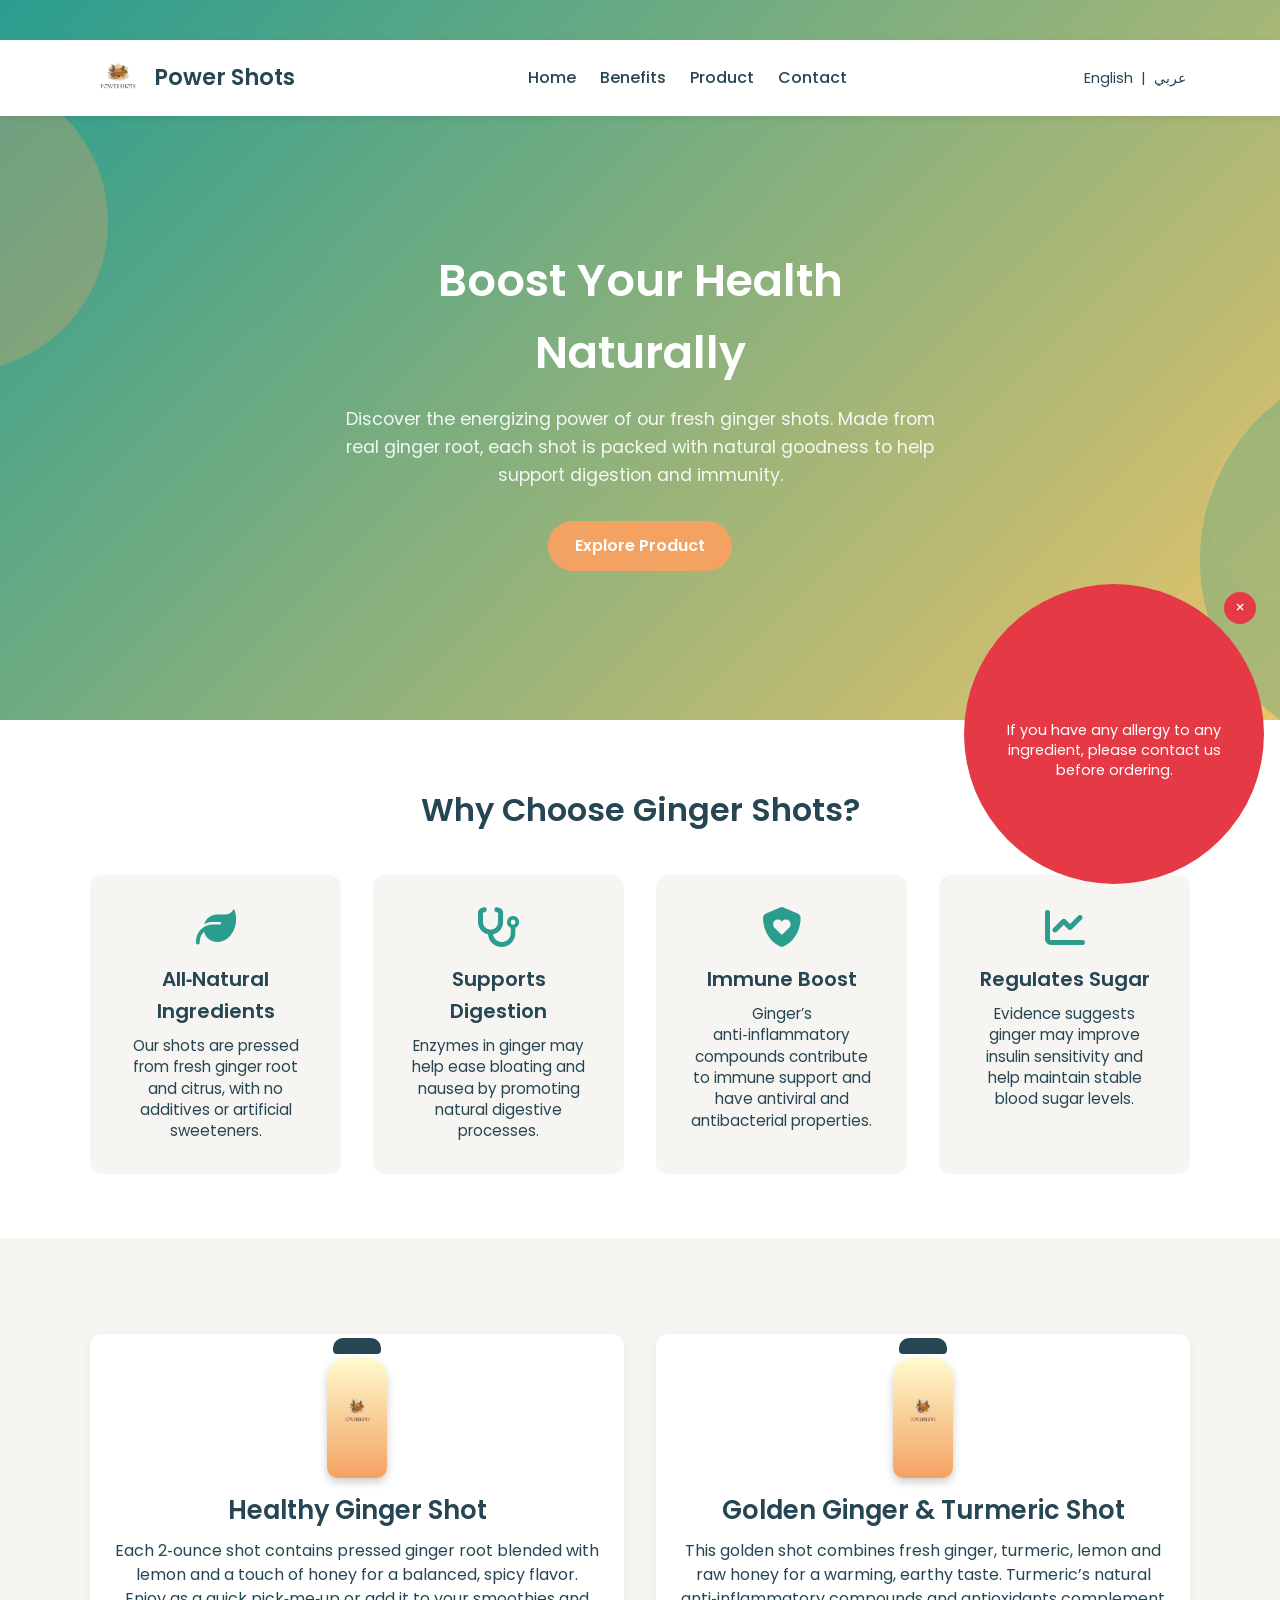
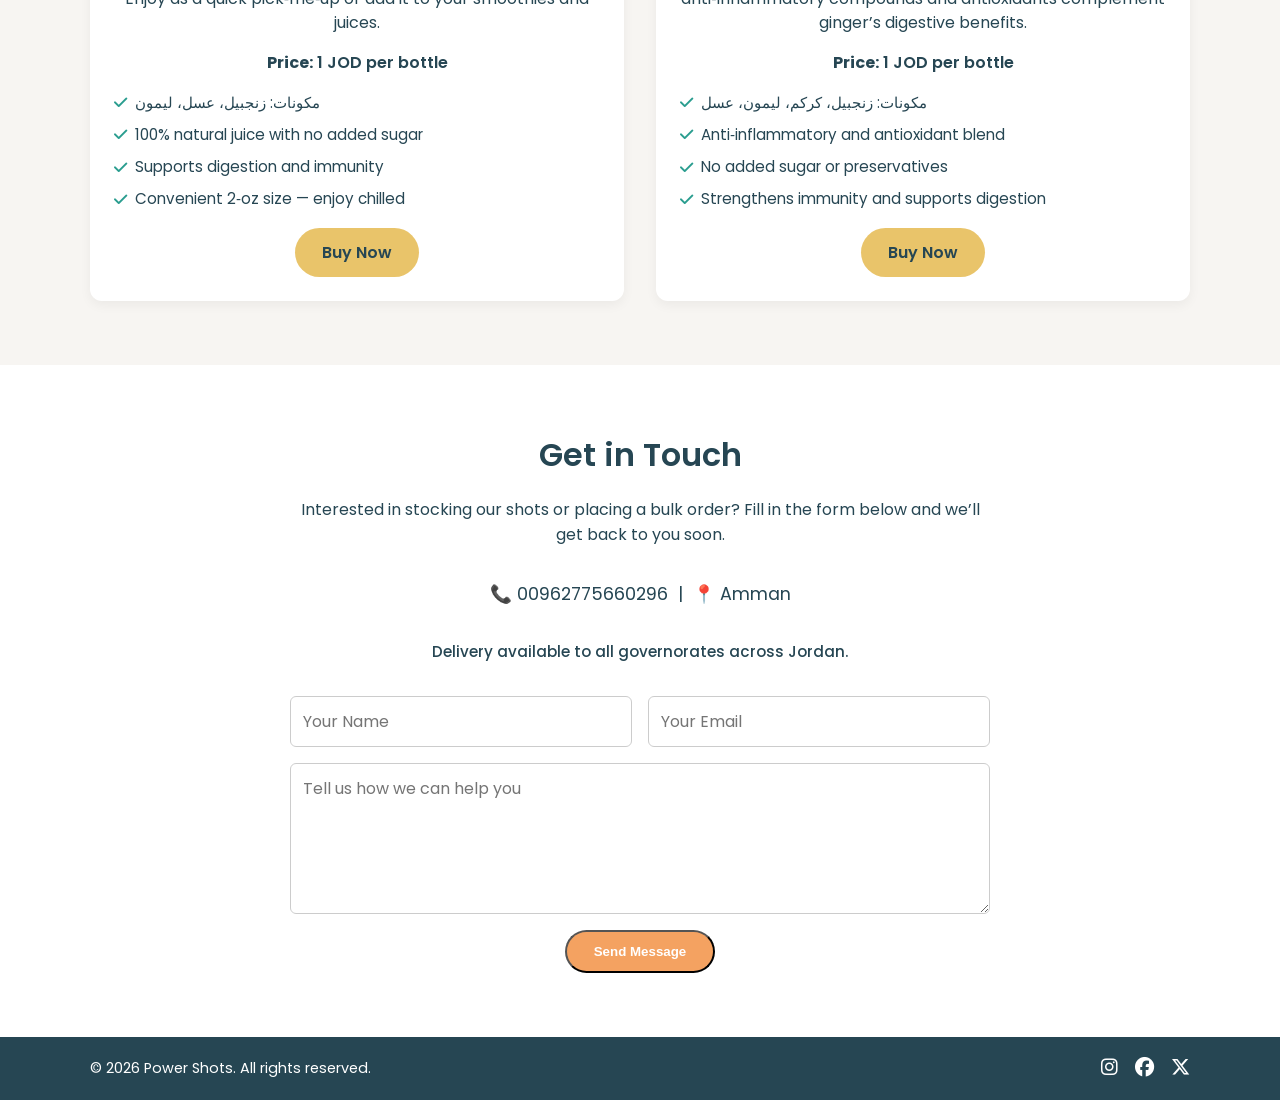
<file: index_en.html>
<!DOCTYPE html>
<html lang="en">
  <head>
    <meta charset="UTF-8" />
    <meta http-equiv="X-UA-Compatible" content="IE=edge" />
    <meta name="viewport" content="width=device-width, initial-scale=1.0" />
    <title>Power Shots – Natural Ginger Shots</title>
    <!-- Google Fonts -->
    <link
      href="https://fonts.googleapis.com/css2?family=Poppins:wght@300;400;600&display=swap"
      rel="stylesheet"
    />
    <!-- Font Awesome Icons -->
    <link
      rel="stylesheet"
      href="https://cdnjs.cloudflare.com/ajax/libs/font-awesome/6.5.0/css/all.min.css"
      integrity="sha512-7I3k++OTkBZ/h0ZB9rw5AodwGj+/do9dS5113Pav4SSpWm9ueZo4zxm2D5Qtf06JzV1NQTqTI0O8k1CpLE5/KA=="
      crossorigin="anonymous"
      referrerpolicy="no-referrer"
    />
    <!-- Custom Styles -->
    <style>
/*
 * Stylesheet for the Power Shots website
 *
 * This file defines the color palette, typography and layout for the site.
 */

:root {
  --primary: #2a9d8f;
  --secondary: #e9c46a;
  --accent: #f4a261;
  --neutral: #264653;
  --light: #f7f5f2;
}

/* Reset and base styles */
* {
  margin: 0;
  padding: 0;
  box-sizing: border-box;
}

body {
  font-family: 'Poppins', sans-serif;
  line-height: 1.6;
  background: var(--light);
  color: var(--neutral);
  overflow-x: hidden;
}

a {
  text-decoration: none;
  color: inherit;
}

img {
  max-width: 100%;
  height: auto;
}

/* Container utility */
.container {
  width: 90%;
  max-width: 1100px;
  margin: 0 auto;
}

/* Header and navigation */
.header {
  background: #fff;
  position: fixed;
  top: 2.5rem; /* push header below warning banner */
  left: 0;
  width: 100%;
  z-index: 1000;
  box-shadow: 0 2px 6px rgba(0, 0, 0, 0.08);
}
.nav-container {
  display: flex;
  align-items: center;
  justify-content: space-between;
  padding: 1rem 0;
}
.logo {
  font-size: 1.5rem;
  font-weight: 600;
}
.logo span {
  color: var(--primary);
}
.nav ul {
  list-style: none;
  display: flex;
  gap: 1.5rem;
}
.nav a {
  font-weight: 500;
  transition: color 0.3s ease;
}
.nav a:hover {
  color: var(--primary);
}

/* Language switcher styling */
.lang-switch {
  display: flex;
  gap: 0.25rem;
  font-size: 0.9rem;
}
.lang-switch a {
  color: var(--neutral);
  margin: 0 0.25rem;
  transition: color 0.3s ease;
}
.lang-switch a:hover {
  color: var(--primary);
}

/* Hero Section */
.hero {
  background: linear-gradient(135deg, var(--primary), var(--secondary));
  color: #fff;
  display: flex;
  align-items: center;
  justify-content: center;
  text-align: center;
  min-height: 80vh;
  padding-top: 6rem; /* space for fixed header */
  position: relative;
  overflow: hidden;
}
.hero-content {
  max-width: 600px;
  z-index: 1;
}
.hero h2 {
  font-size: 2.8rem;
  margin-bottom: 1rem;
  font-weight: 600;
}
.hero p {
  font-size: 1.1rem;
  margin-bottom: 2rem;
  opacity: 0.9;
}
.btn {
  display: inline-block;
  background: var(--accent);
  color: #fff;
  padding: 0.75rem 1.7rem;
  border-radius: 30px;
  font-weight: 600;
  transition: background 0.3s ease, color 0.3s ease;
}
.btn:hover {
  background: var(--secondary);
  color: var(--neutral);
}
.btn.secondary {
  background: var(--primary);
}
/* Animated circles in hero */
.circles {
  position: absolute;
  top: 0;
  left: 0;
  width: 100%;
  height: 100%;
  pointer-events: none;
  z-index: 0;
}
.circle {
  position: absolute;
  border-radius: 50%;
  opacity: 0.3;
  animation: float 20s infinite;
}
.circle-1 {
  width: 300px;
  height: 300px;
  background: var(--accent);
  top: 10%;
  left: -15%;
}
.circle-2 {
  width: 200px;
  height: 200px;
  background: var(--secondary);
  bottom: 15%;
  right: -10%;
  animation-delay: -10s;
}
.circle-3 {
  width: 400px;
  height: 400px;
  background: var(--primary);
  top: 50%;
  right: -25%;
  animation-delay: -5s;
}
@keyframes float {
  0%, 100% {
    transform: translateY(0) scale(1);
  }
  50% {
    transform: translateY(-30px) scale(1.1);
  }
}

/* Benefits Section */
.benefits {
  padding: 4rem 0;
  background: #fff;
}
.benefits h3 {
  text-align: center;
  margin-bottom: 2.5rem;
  font-size: 2rem;
  font-weight: 600;
  color: var(--neutral);
}
.benefit-grid {
  display: grid;
  gap: 2rem;
  grid-template-columns: repeat(auto-fit, minmax(220px, 1fr));
}
.benefit-item {
  background: var(--light);
  padding: 2rem;
  border-radius: 12px;
  text-align: center;
  transition: transform 0.3s ease, box-shadow 0.3s ease;
}
.benefit-item i {
  font-size: 2.5rem;
  color: var(--primary);
  margin-bottom: 1rem;
}
.benefit-item h4 {
  margin-bottom: 0.5rem;
  font-size: 1.25rem;
  font-weight: 600;
  color: var(--neutral);
}
.benefit-item p {
  font-size: 0.95rem;
  line-height: 1.4;
  color: var(--neutral);
}
.benefit-item:hover {
  transform: translateY(-5px);
  box-shadow: 0 6px 12px rgba(0, 0, 0, 0.1);
}

/* Product Section */
.product-section {
  background: var(--light);
  padding: 4rem 0;
}
/* Product grid for two shots side by side */
.product-grid {
  display: grid;
  gap: 2rem;
  grid-template-columns: repeat(auto-fit, minmax(260px, 1fr));
  align-items: flex-start;
  margin-top: 2rem;
}
.product-card {
  background: #fff;
  border-radius: 12px;
  padding: 1.5rem;
  box-shadow: 0 4px 12px rgba(0, 0, 0, 0.05);
  text-align: center;
  transition: transform 0.3s ease, box-shadow 0.3s ease;
  animation: fadeInUp 1s ease both;
  cursor: pointer; /* make whole card clickable */
}
.product-card:hover {
  transform: translateY(-5px);
  box-shadow: 0 6px 16px rgba(0, 0, 0, 0.08);
}
/* Smaller shot illustration sizes within product cards */
.product-card .shot-container {
  margin: 0 auto 0.75rem;
  width: 60px;
  height: 120px;
}
.product-card .shot {
  width: 60px;
  height: 120px;
}
.product-card .shot-cap {
  width: 48px;
  height: 16px;
}
.product-card .logo-overlay {
  width: 40px;
  height: 40px;
}
.product-card .logo-overlay img {
  width: 100%;
  height: 100%;
}
.card-content h3 {
  font-size: 1.6rem;
  margin-bottom: 0.5rem;
  font-weight: 600;
  color: var(--neutral);
}
.card-content p {
  margin-bottom: 1rem;
  color: var(--neutral);
  line-height: 1.5;
}
.card-content ul {
  list-style: none;
  margin-bottom: 1rem;
  text-align: left;
}
.card-content li {
  margin-bottom: 0.5rem;
  font-size: 0.95rem;
  display: flex;
  align-items: center;
  color: var(--neutral);
}
.card-content li i {
  color: var(--primary);
  margin-right: 0.5rem;
}
.price {
  font-weight: 600;
  margin-bottom: 0.5rem;
}

/* Shot illustration */
.shot-container {
  position: relative;
  width: 120px;
  height: 240px;
}
.shot {
  position: absolute;
  bottom: 0;
  left: 50%;
  transform: translateX(-50%);
  width: 80px;
  height: 180px;
  border-radius: 20px 20px 10px 10px;
  background: linear-gradient(to top, var(--accent) 0%, #fffacd 100%);
  box-shadow: 0 4px 8px rgba(0, 0, 0, 0.2);
  animation: bounce 2.5s infinite;
}
.shot-cap {
  position: absolute;
  top: -20px;
  left: 50%;
  transform: translateX(-50%);
  width: 60px;
  height: 20px;
  border-radius: 10px 10px 4px 4px;
  background: var(--neutral);
}
@keyframes bounce {
  0%, 100% {
    transform: translate(-50%, 0);
  }
  50% {
    transform: translate(-50%, -15px);
  }
}

/* Contact Section */
.contact-section {
  background: #fff;
  padding: 4rem 0;
}
.contact-container {
  max-width: 700px;
  margin: 0 auto;
  text-align: center;
}
.contact-section h3 {
  font-size: 2rem;
  margin-bottom: 1rem;
  font-weight: 600;
}
.contact-section p {
  margin-bottom: 2rem;
  color: var(--neutral);
}
.contact-form {
  display: flex;
  flex-direction: column;
  gap: 1rem;
}
.form-row {
  display: flex;
  flex-direction: column;
  gap: 1rem;
}
@media (min-width: 600px) {
  .form-row {
    flex-direction: row;
  }
}
.contact-form input,
.contact-form textarea {
  width: 100%;
  padding: 0.75rem;
  border: 1px solid #ccc;
  border-radius: 6px;
  font-family: 'Poppins', sans-serif;
  font-size: 1rem;
  resize: vertical;
}
.contact-form textarea {
  min-height: 100px;
}
.contact-form button {
  align-self: center;
}

/* Footer */
.footer {
  background: var(--neutral);
  color: #fff;
  padding: 1rem 0;
}
.footer-container {
  display: flex;
  justify-content: space-between;
  align-items: center;
  flex-wrap: wrap;
  gap: 1rem;
  width: 90%;
  max-width: 1100px;
  margin: 0 auto;
}
.footer p {
  margin: 0;
  font-size: 0.9rem;
}
.socials a {
  color: #fff;
  margin-left: 0.75rem;
  font-size: 1.2rem;
  transition: color 0.3s ease;
}
.socials a:hover {
  color: var(--accent);
}

/* Logo styling */
.logo-container {
  display: flex;
  align-items: center;
  gap: 0.5rem;
  font-size: 1.4rem;
  font-weight: 600;
  color: var(--neutral);
}
.logo-icon {
  /* Hide the old SVG logo since we now use an image */
  display: none;
}
.logo-text {
  font-weight: 600;
  color: var(--neutral);
}

/* New logo image style */
.logo-img {
  width: 56px;
  height: auto;
}

/* Larger triangular allergy indicator with text */
/* Larger triangular allergy indicator for English page */
.warning-triangle {
  position: fixed;
  bottom: 1rem;
  right: 1rem;
        /* Circular allergy indicator for clearer text */
        width: 300px;
        height: 300px;
  background: #e63946;
  /* Use a circle instead of a triangle */
  border-radius: 50%;
  z-index: 2000;
  color: #fff;
  display: flex;
  flex-direction: column;
  align-items: center;
  justify-content: center;
        padding: 2.5rem 1rem 1.5rem;
  font-size: 0.9rem;
  text-align: center;
}
.warning-triangle .warning-text {
  margin-top: 1rem;
  padding: 0 0.5rem;
  line-height: 1.4;
}
.warning-triangle .close-warning {
  position: absolute;
  /* Place the close button inside the circle */
  top: 0.5rem;
  right: 0.5rem;
  width: 32px;
  height: 32px;
  background: #e63946;
  border-radius: 50%;
  color: #fff;
  font-size: 1rem;
  display: flex;
  justify-content: center;
  align-items: center;
  cursor: pointer;
}

/* Animate the product container for a lively feel */
.product-container {
  animation: fadeInUp 1s ease both;
}

  /* Apply subtle fade-in animation to hero content and other sections */
  .hero-content, .benefit-item, .contact-container {
    opacity: 0;
    animation: fadeIn 1.2s ease forwards;
  }

  .hero-content {
    animation-delay: 0.2s;
  }
  .benefit-item {
    animation-delay: 0.4s;
  }
  .contact-container {
    animation-delay: 0.4s;
  }

  @keyframes fadeIn {
    0% {
      opacity: 0;
      transform: translateY(20px);
    }
    100% {
      opacity: 1;
      transform: translateY(0);
    }
  }

@keyframes fadeInUp {
  0% {
    opacity: 0;
    transform: translateY(30px);
  }
  100% {
    opacity: 1;
    transform: translateY(0);
  }
}

/* Turmeric shot variant */
.product-animation.turmeric .shot {
  background: linear-gradient(to top, #f4a261 0%, #ffe4b5 100%);
}
/* Overlay logo on bottle */
.logo-overlay {
  position: absolute;
  top: 45%;
  left: 50%;
  transform: translate(-50%, -50%);
  width: 60px;
  height: 60px;
  display: flex;
  align-items: center;
  justify-content: center;
  pointer-events: none;
}
.logo-overlay .logo-icon {
  width: 100%;
  height: 100%;
}

/* Contact details styling */
.contact-details {
  margin-top: 1rem;
  font-size: 1.1rem;
  color: var(--neutral);
}
.contact-details i {
  color: var(--primary);
}
.delivery-note {
  margin-top: 0.5rem;
  font-size: 0.95rem;
  color: var(--primary);
  font-weight: 500;
}

/* Buy button styling */
.btn.buy {
  background: var(--secondary);
  color: var(--neutral);
}
.btn.buy:hover {
  background: var(--accent);
  color: #fff;
}

/* Utility: adjust scroll offset for anchor links due to fixed header */
section {
  scroll-margin-top: 80px;
}
    /* Responsive adjustments for smaller screens */
@media (max-width: 600px) {
  /* Shrink and reposition the allergy indicator on mobile */
  .warning-triangle {
    width: 150px;
    height: 150px;
    padding: 1rem 0.5rem;
    font-size: 0.75rem;
    bottom: 1rem;
    right: 1rem;
  }
  /* Remove extra top offset for the header when the warning is smaller */
  .header {
    top: 0;
  }
  /* Allow navigation items to wrap and reduce spacing */
  .nav ul {
    flex-wrap: wrap;
    gap: 0.5rem;
  }
  /* Decrease hero heading and paragraph sizes for better fit */
  .hero h2 {
    font-size: 1.6rem;
    margin-bottom: 0.5rem;
  }
  .hero p {
    font-size: 0.9rem;
    margin-bottom: 1.5rem;
  }

  /* Stack header elements vertically on small screens */
  .nav-container {
    flex-direction: column;
    align-items: center;
  }
  .logo-container {
    margin-bottom: 0.5rem;
  }
  .nav ul {
    flex-direction: column;
    align-items: center;
    gap: 0.5rem;
  }
  .lang-switch {
    margin-top: 0.5rem;
  }
}
</style>
  </head>
  <body>
    <!-- Triangular allergy warning with text inside -->
    <div class="warning-triangle" id="warningTriangle">
      <span class="close-warning" id="closeWarning">×</span>
      <div class="warning-text">If you have any allergy to any ingredient, please contact us before ordering.</div>
    </div>
    <!-- Navigation -->
    <header class="header">
      <div class="container nav-container">
        <div class="logo-container">
          <!-- Custom logo for Power Shots -->
          <!-- Replace with user-provided logo image -->
          <!-- Use the user-provided logo for the header -->
          <!-- Use the latest uploaded logo image -->
          <img src="img/final-logo.png" alt="Power Shots logo" class="logo-img" />
          <!--
            Enhanced logo

            The new logo keeps the circular badge but adds a layered swirl motif
            inspired by the curves of ginger root. Three nested swirls form
            an organic, handcrafted emblem inside the circle. Each path has
            slightly different curvature and opacity to create depth. The
            initials “PS” remain centered to anchor the brand name.
          -->
          <svg
            class="logo-icon"
            width="56"
            height="56"
            viewBox="0 0 120 120"
            xmlns="http://www.w3.org/2000/svg"
            aria-label="Power Shots logo"
          >
            <!--
              Custom Power Shots logo:

              This vector graphic is more intricate than the previous design. It uses a radial
              gradient for the outer badge to give depth and a handcrafted feel, three
              overlapping organic shapes reminiscent of a ginger root to hint at the
              product’s key ingredient, and a small leaf sprouting from the top to
              emphasize freshness. The letters “PS” anchor the brand name in the
              lower half of the badge. All colours come from the site’s palette.
            -->
            <defs>
              <!-- Radial gradient for the outer badge -->
              <radialGradient id="badgeGrad" cx="60%" cy="40%" r="60%">
                <stop offset="0%" stop-color="#3fb29c" />
                <stop offset="100%" stop-color="#2a9d8f" />
              </radialGradient>
            </defs>
            <!-- Outer circle with gradient and subtle stroke -->
            <circle
              cx="60"
              cy="60"
              r="55"
              fill="url(#badgeGrad)"
              stroke="#264653"
              stroke-width="2"
            />
            <!-- Stylized ginger root layers -->
            <path
              d="M60 20 C 40 30, 30 50, 50 65 C 30 80, 40 100, 60 90 C 80 100, 90 80, 70 65 C 90 50, 80 30, 60 20 Z"
              fill="#f4a261"
              opacity="0.9"
            />
            <path
              d="M60 32 C 50 36, 45 46, 55 55 C 45 65, 50 75, 60 70 C 70 75, 75 65, 65 55 C 75 46, 70 36, 60 32 Z"
              fill="#e9c46a"
              opacity="0.95"
            />
            <!-- Ginger leaf at the top -->
            <path
              d="M60 8 C 55 14, 50 24, 60 30 C 70 24, 65 14, 60 8 Z"
              fill="#e9c46a"
            />
            <!-- Brand initials -->
            <text
              x="60"
              y="76"
              text-anchor="middle"
              font-family="'Poppins', sans-serif"
              font-size="34"
              font-weight="600"
              fill="#ffffff"
            >
              PS
            </text>
          </svg>
          <span class="logo-text">Power&nbsp;Shots</span>
        </div>
        <nav class="nav">
          <ul>
            <li><a href="#home">Home</a></li>
            <li><a href="#benefits">Benefits</a></li>
            <li><a href="#product">Product</a></li>
            <li><a href="#contact">Contact</a></li>
          </ul>
        </nav>
        <!-- Language switcher: allows users to toggle between English and Arabic versions -->
        <div class="lang-switch">
          <a href="index_en.html" lang="en">English</a> | <a href="index.html" lang="ar">عربي</a>
        </div>
      </div>
    </header>
    <!-- Hero Section -->
    <section id="home" class="hero">
      <div class="container hero-content">
        <h2>Boost Your Health Naturally</h2>
        <p>
          Discover the energizing power of our fresh ginger shots. Made from
          real ginger root, each shot is packed with natural goodness to help
          support digestion and immunity.
        </p>
        <a href="#product" class="btn">Explore Product</a>
      </div>
      <!-- Animated circles background -->
      <div class="circles">
        <div class="circle circle-1"></div>
        <div class="circle circle-2"></div>
        <div class="circle circle-3"></div>
      </div>
    </section>
    <!-- Benefits Section -->
    <section id="benefits" class="benefits">
      <div class="container">
        <h3>Why Choose Ginger Shots?</h3>
        <div class="benefit-grid">
          <div class="benefit-item">
            <i class="fa-solid fa-leaf"></i>
            <h4>All‑Natural Ingredients</h4>
            <p>
              Our shots are pressed from fresh ginger root and citrus, with no
              additives or artificial sweeteners.
            </p>
          </div>
          <div class="benefit-item">
            <i class="fa-solid fa-stethoscope"></i>
            <h4>Supports Digestion</h4>
            <p>
              Enzymes in ginger may help ease bloating and nausea by promoting
              natural digestive processes.
            </p>
          </div>
          <div class="benefit-item">
            <i class="fa-solid fa-shield-heart"></i>
            <h4>Immune Boost</h4>
            <p>
              Ginger’s anti‑inflammatory compounds contribute to immune support
              and have antiviral and antibacterial properties.
            </p>
          </div>
          <div class="benefit-item">
            <i class="fa-solid fa-chart-line"></i>
            <h4>Regulates Sugar</h4>
            <p>
              Evidence suggests ginger may improve insulin sensitivity and help
              maintain stable blood sugar levels.
            </p>
          </div>
        </div>
      </div>
    </section>
    <!-- Product Section -->
    <section id="product" class="product-section">
      <div class="container">
        <div class="product-grid">
          <!-- Card for ginger shot -->
          <!-- Each product card has a data attribute to make the whole card clickable -->
          <div class="product-card" data-product="ginger">
            <a href="order_en.html?product=ginger" class="shot-link">
              <div class="shot-container">
                <div class="shot"></div>
                <div class="shot-cap"></div>
                <div class="logo-overlay">
                  <img src="img/final-logo.png" alt="Power Shots logo" />
                </div>
              </div>
            </a>
            <div class="card-content">
              <h3>Healthy Ginger Shot</h3>
              <p>
                Each 2‑ounce shot contains pressed ginger root blended with lemon and a touch of honey for a balanced, spicy flavor. Enjoy as a quick pick‑me‑up or add it to your smoothies and juices.
              </p>
              <p class="price"><strong>Price:</strong> 1&nbsp;JOD&nbsp;per bottle</p>
              <ul>
                <li><i class="fa-solid fa-check"></i> مكونات: زنجبيل، عسل، ليمون</li>
                <li><i class="fa-solid fa-check"></i> 100% natural juice with no added sugar</li>
                <li><i class="fa-solid fa-check"></i> Supports digestion and immunity</li>
                <li><i class="fa-solid fa-check"></i> Convenient 2‑oz size — enjoy chilled</li>
              </ul>
              <a href="order_en.html?product=ginger" class="btn buy">Buy&nbsp;Now</a>
            </div>
          </div>
          <!-- Card for turmeric shot -->
          <div class="product-card" data-product="turmeric">
            <a href="order_en.html?product=turmeric" class="shot-link">
              <div class="shot-container">
                <div class="shot"></div>
                <div class="shot-cap"></div>
                <div class="logo-overlay">
                  <img src="img/final-logo.png" alt="Power Shots logo" />
                </div>
              </div>
            </a>
            <div class="card-content">
              <h3>Golden Ginger &amp; Turmeric Shot</h3>
              <p>
                This golden shot combines fresh ginger, turmeric, lemon and raw honey for a warming, earthy taste. Turmeric’s natural anti‑inflammatory compounds and antioxidants complement ginger’s digestive benefits.
              </p>
              <p class="price"><strong>Price:</strong> 1&nbsp;JOD&nbsp;per bottle</p>
              <ul>
                <li><i class="fa-solid fa-check"></i> مكونات: زنجبيل، كركم، ليمون، عسل</li>
                <li><i class="fa-solid fa-check"></i> Anti‑inflammatory and antioxidant blend</li>
                <li><i class="fa-solid fa-check"></i> No added sugar or preservatives</li>
                <li><i class="fa-solid fa-check"></i> Strengthens immunity and supports digestion</li>
              </ul>
              <a href="order_en.html?product=turmeric" class="btn buy">Buy&nbsp;Now</a>
            </div>
          </div>
        </div>
      </div>
    </section>
    <!-- Contact Section -->
    <section id="contact" class="contact-section">
      <div class="container contact-container">
        <h3>Get in Touch</h3>
        <p>
          Interested in stocking our shots or placing a bulk order? Fill in the
          form below and we’ll get back to you soon.
        </p>
        <p class="contact-details">
          📞 00962775660296&nbsp;&nbsp;|&nbsp;&nbsp;📍 Amman
        </p>
        <p class="delivery-note">
          Delivery available to all governorates across Jordan.
        </p>
        <form
          class="contact-form"
          action="https://formsubmit.co/aboodkhazaleh4@gmail.com"
          method="POST"
        >
          <!-- hidden fields for FormSubmit to set email subject -->
          <input type="hidden" name="_subject" value="New Power Shots Inquiry" />
          <!-- ensure spam bots are blocked by adding a honeypot field (hidden from users) -->
          <input type="text" name="_honey" style="display:none" />
          <div class="form-row">
            <input
              type="text"
              name="name"
              placeholder="Your Name"
              required
            />
            <input
              type="email"
              name="email"
              placeholder="Your Email"
              required
            />
          </div>
          <textarea
            name="message"
            rows="5"
            placeholder="Tell us how we can help you"
            required
          ></textarea>
          <button type="submit" class="btn">Send Message</button>
        </form>
      </div>
    </section>
    <!-- Footer -->
    <footer class="footer">
      <div class="container footer-container">
        <p>&copy; <span id="year"></span> Power Shots. All rights reserved.</p>
        <div class="socials">
          <a href="#" aria-label="Instagram">
            <i class="fa-brands fa-instagram"></i>
          </a>
          <a href="#" aria-label="Facebook">
            <i class="fa-brands fa-facebook"></i>
          </a>
          <a href="#" aria-label="Twitter">
            <i class="fa-brands fa-x-twitter"></i>
          </a>
        </div>
      </div>
    </footer>
    <script>
      // script.js
      // Simple JavaScript to enhance the Power Shots website
      document.addEventListener('DOMContentLoaded', () => {
        const yearSpan = document.getElementById('year');
        if (yearSpan) {
          yearSpan.textContent = new Date().getFullYear().toString();
        }

        // The contact form is processed by formsubmit.co directly, so no client-side submission handler is required.

        // Handle closing of the triangular warning indicator
        const warningTriangle = document.getElementById('warningTriangle');
        const closeWarning = document.getElementById('closeWarning');
        if (warningTriangle && closeWarning) {
          closeWarning.addEventListener('click', (e) => {
            e.stopPropagation();
            warningTriangle.style.display = 'none';
          });
        }

        // Make the entire product card clickable based on its data-product attribute
        const cards = document.querySelectorAll('.product-card');
        cards.forEach((card) => {
          const product = card.dataset.product;
          if (product) {
            card.addEventListener('click', (ev) => {
              // Prevent interfering when clicking on links or buttons inside the card
              const target = ev.target;
              if (target.closest('a')) {
                return;
              }
              window.location.href = `order_en.html?product=${encodeURIComponent(product)}`;
            });
          }
        });
      });
    </script>
  </body>
</html>
</file>
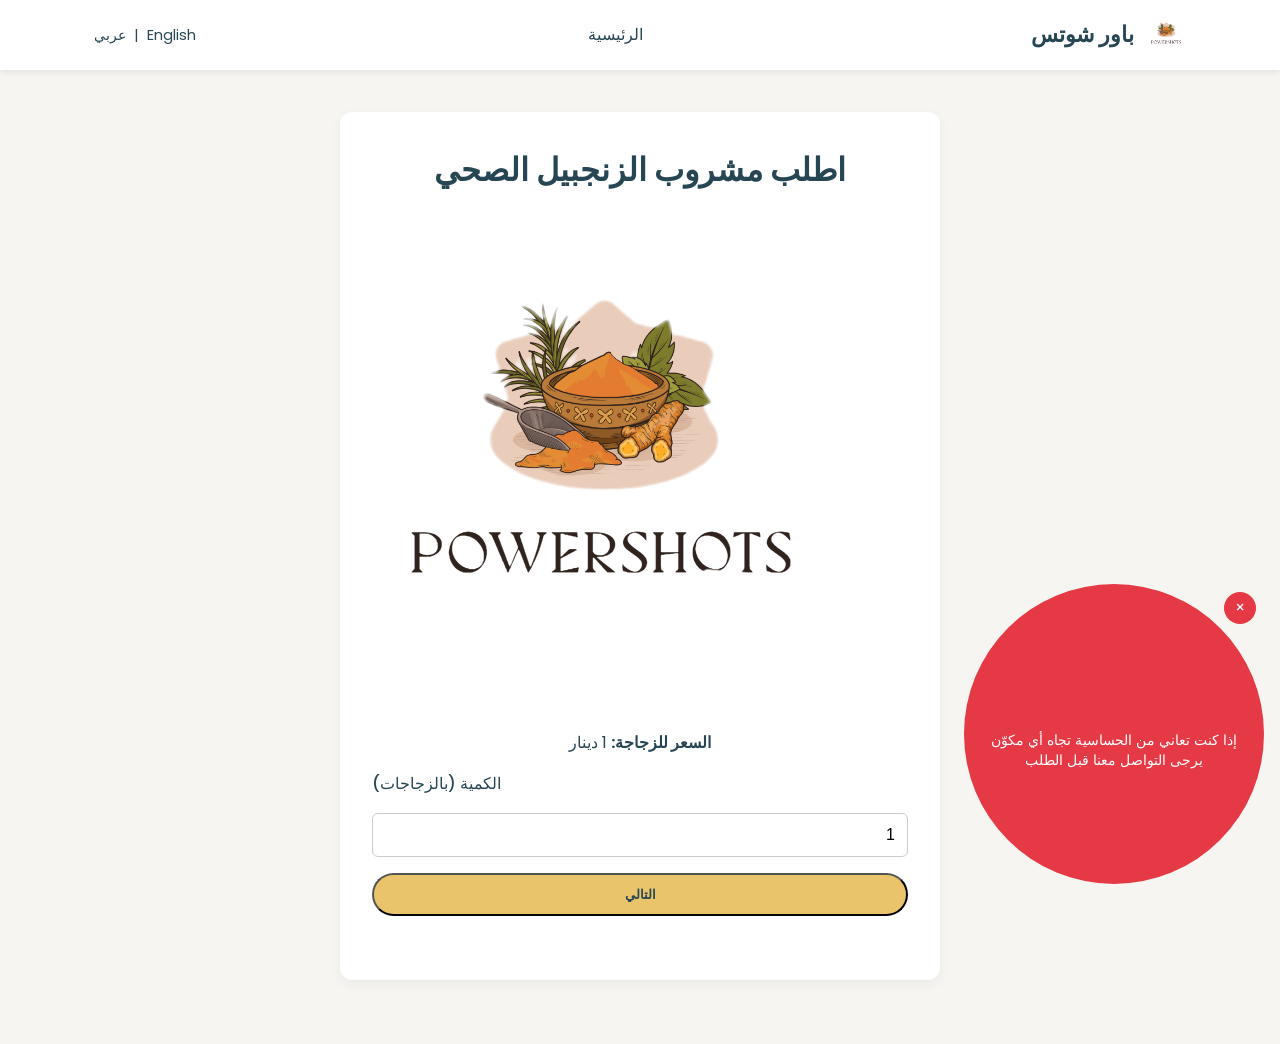
<file: order.html>
<!DOCTYPE html>
<!-- Arabic version of the order page -->
<html lang="ar" dir="rtl">
  <head>
    <meta charset="UTF-8" />
    <meta http-equiv="X-UA-Compatible" content="IE=edge" />
    <meta name="viewport" content="width=device-width, initial-scale=1.0" />
    <title>اطلب باور شوتس</title>
    <!-- Google Fonts -->
    <link
      href="https://fonts.googleapis.com/css2?family=Poppins:wght@300;400;600&display=swap"
      rel="stylesheet"
    />
    <!-- Font Awesome Icons -->
    <link
      rel="stylesheet"
      href="https://cdnjs.cloudflare.com/ajax/libs/font-awesome/6.5.0/css/all.min.css"
      integrity="sha512-7I3k++OTkBZ/h0ZB9rw5AodwGj+/do9dS5113Pav4SSpWm9ueZo4zxm2D5Qtf06JzV1NQTqTI0O8k1CpLE5/KA=="
      crossorigin="anonymous"
      referrerpolicy="no-referrer"
    />
    <!-- Reuse styles from main page -->
    <style>
      /* Basic variables and typography */
      :root {
        --primary: #2a9d8f;
        --secondary: #e9c46a;
        --accent: #f4a261;
        --neutral: #264653;
        --light: #f7f5f2;
      }
      * {
        margin: 0;
        padding: 0;
        box-sizing: border-box;
      }
      body {
        font-family: 'Poppins', sans-serif;
        line-height: 1.6;
        background: var(--light);
        color: var(--neutral);
        overflow-x: hidden;
      }
      /* Larger triangular allergy indicator with text */
      .warning-triangle {
        position: fixed;
        bottom: 1rem;
        right: 1rem;
        /* Circular allergy indicator for clearer text */
        width: 300px;
        height: 300px;
        background: #e63946;
        border-radius: 50%;
        z-index: 2000;
        color: #fff;
        display: flex;
        flex-direction: column;
        align-items: center;
        justify-content: center;
        padding: 2.5rem 1rem 1.5rem;
        font-size: 0.9rem;
        text-align: center;
      }
      .warning-triangle .warning-text {
        margin-top: 1rem;
        line-height: 1.4;
      }
      .warning-triangle .close-warning {
        position: absolute;
        /* Place the close button inside the circle */
        top: 0.5rem;
        right: 0.5rem;
        width: 32px;
        height: 32px;
        background: #e63946;
        border-radius: 50%;
        color: #fff;
        font-size: 1rem;
        display: flex;
        justify-content: center;
        align-items: center;
        cursor: pointer;
      }

      /* New logo image style */
      .logo-img {
        width: 48px;
        height: auto;
      }
      a {
        text-decoration: none;
        color: inherit;
      }
      /* Header */
      .header {
        background: #fff;
        position: fixed;
        top: 0;
        left: 0;
        width: 100%;
        z-index: 1000;
        box-shadow: 0 2px 6px rgba(0, 0, 0, 0.08);
      }
      .nav-container {
        display: flex;
        align-items: center;
        justify-content: space-between;
        padding: 1rem 0;
        width: 90%;
        max-width: 1100px;
        margin: 0 auto;
      }
      .logo-container {
        display: flex;
        align-items: center;
        gap: 0.5rem;
        font-size: 1.4rem;
        font-weight: 600;
        color: var(--neutral);
      }
      .logo-icon {
        display: none;
      }
      /* Hide old SVG logo styling */
      .logo-text {
        color: var(--neutral);
        font-weight: 600;
      }

      /* Language switcher styling */
      .lang-switch {
        display: flex;
        gap: 0.25rem;
        font-size: 0.9rem;
      }
      .lang-switch a {
        color: var(--neutral);
        margin: 0 0.25rem;
        transition: color 0.3s ease;
      }
      .lang-switch a:hover {
        color: var(--primary);
      }
      /* Order page layout */
      .order-page {
        padding-top: 7rem; /* space for header */
        padding-bottom: 4rem;
      }
      .order-container {
        width: 90%;
        max-width: 600px;
        margin: 0 auto;
        background: #fff;
        padding: 2rem;
        border-radius: 12px;
        box-shadow: 0 4px 12px rgba(0, 0, 0, 0.05);
        text-align: center;
      }
      .order-container h2 {
        font-size: 2rem;
        margin-bottom: 1.5rem;
        color: var(--neutral);
      }
      .order-form {
        display: flex;
        flex-direction: column;
        gap: 1rem;
        margin-bottom: 2rem;
      }
      .order-form label {
        text-align: left;
        font-weight: 500;
        color: var(--neutral);
      }
      .order-form input[type='number'] {
        padding: 0.75rem;
        border: 1px solid #ccc;
        border-radius: 6px;
        font-size: 1rem;
      }
      .btn {
        display: inline-block;
        background: var(--accent);
        color: #fff;
        padding: 0.75rem 1.5rem;
        border-radius: 30px;
        font-weight: 600;
        transition: background 0.3s ease;
      }
      .btn.buy {
        background: var(--secondary);
        color: var(--neutral);
      }
      .btn.buy:hover {
        background: var(--accent);
        color: #fff;
      }
      .order-confirmation {
        display: none;
      }
      .order-confirmation.show {
        display: block;
      }
    /* Responsive adjustments for smaller screens */
@media (max-width: 600px) {
  .warning-triangle {
    width: 150px;
    height: 150px;
    padding: 1rem 0.5rem;
    font-size: 0.75rem;
    bottom: 1rem;
    right: 1rem;
  }
  .nav-container {
    flex-direction: column;
    align-items: center;
  }
  .logo-container {
    margin-bottom: 0.5rem;
  }
  .nav ul {
    flex-direction: column;
    align-items: center;
    gap: 0.5rem;
  }
  .lang-switch {
    margin-top: 0.5rem;
  }
  .hero h2 {
    font-size: 1.6rem;
    margin-bottom: 0.5rem;
  }
  .hero p {
    font-size: 0.9rem;
    margin-bottom: 1.5rem;
  }
}
</style>
  </head>
  <body>
    <!-- Triangular allergy indicator with message -->
    <div class="warning-triangle" id="warningTriangleOrder">
      <span class="close-warning" id="closeWarningOrder">×</span>
      <div class="warning-text">إذا كنت تعاني من الحساسية تجاه أي مكوّن يرجى التواصل معنا قبل الطلب</div>
    </div>
    <header class="header">
      <div class="nav-container">
        <div class="logo-container">
          <!-- Display the new uploaded logo image and hide the old SVG logo via CSS -->
          <!-- Use the latest uploaded logo image -->
          <img src="img/final-logo.png" alt="Power Shots logo" class="logo-img" />
          <!-- Retain the SVG for semantic purposes but hide it via CSS -->
          <svg
            class="logo-icon"
            viewBox="0 0 120 120"
            xmlns="http://www.w3.org/2000/svg"
            aria-label="Power Shots logo"
          >
            <defs>
              <radialGradient id="badgeGradOrder" cx="60%" cy="40%" r="60%">
                <stop offset="0%" stop-color="#3fb29c" />
                <stop offset="100%" stop-color="#2a9d8f" />
              </radialGradient>
            </defs>
            <circle
              cx="60"
              cy="60"
              r="55"
              fill="url(#badgeGradOrder)"
              stroke="#264653"
              stroke-width="2"
            />
            <path
              d="M60 20 C 40 30, 30 50, 50 65 C 30 80, 40 100, 60 90 C 80 100, 90 80, 70 65 C 90 50, 80 30, 60 20 Z"
              fill="#f4a261"
              opacity="0.9"
            />
            <path
              d="M60 32 C 50 36, 45 46, 55 55 C 45 65, 50 75, 60 70 C 70 75, 75 65, 65 55 C 75 46, 70 36, 60 32 Z"
              fill="#e9c46a"
              opacity="0.95"
            />
            <path
              d="M60 8 C 55 14, 50 24, 60 30 C 70 24, 65 14, 60 8 Z"
              fill="#e9c46a"
            />
            <text
              x="60"
              y="76"
              text-anchor="middle"
              font-family="'Poppins', sans-serif"
              font-size="34"
              font-weight="600"
              fill="#ffffff"
            >
              PS
            </text>
          </svg>
          <span class="logo-text">باور&nbsp;شوتس</span>
        </div>
        <nav class="nav">
          <ul style="list-style: none; display: flex; gap: 1.5rem;">
            <li><a href="index.html">الرئيسية</a></li>
          </ul>
        </nav>
        <!-- Language switcher for order page -->
        <div class="lang-switch">
          <a href="order_en.html">English</a> | <a href="order.html">عربي</a>
        </div>
      </div>
    </header>
    <main>
      <section class="order-page">
        <div class="order-container">
          <h2 id="order-title">اطلب مشروبك</h2>
          <!-- Product preview based on selection -->
          <div id="order-preview" class="product-preview" style="margin-bottom: 1rem;">
            <div class="shot-container" id="orderShotContainer">
              <div class="shot"></div>
              <div class="shot-cap"></div>
              <div class="logo-overlay">
                <img src="img/final-logo.png" alt="Power Shots logo" />
              </div>
            </div>
          </div>
          <p style="margin-bottom: 1rem;"><strong>السعر للزجاجة:</strong> 1&nbsp;دينار</p>
          <form class="order-form" id="order-form">
            <label for="quantity">الكمية (بالزجاجات)</label>
            <input
              type="number"
              id="quantity"
              name="quantity"
              min="1"
              max="100"
              value="1"
              required
            />
            <button type="submit" class="btn buy">التالي</button>
          </form>
        </div>
      </section>
    </main>
    <script>
      // Handle order page logic: set product preview based on query, handle quantity submission, and close warning triangle
      document.addEventListener('DOMContentLoaded', () => {
        // Parse product from query string (default to ginger)
        const params = new URLSearchParams(window.location.search);
        const product = params.get('product') || 'ginger';
        // Update shot appearance and title based on product
        const shotContainer = document.getElementById('orderShotContainer');
        const titleElem = document.getElementById('order-title');
        if (product === 'turmeric') {
          // apply turmeric styling to the shot
          shotContainer.classList.add('turmeric');
          if (titleElem) {
            titleElem.textContent = 'اطلب مشروب الزنجبيل والكركم الذهبي';
          }
        } else {
          if (titleElem) {
            titleElem.textContent = 'اطلب مشروب الزنجبيل الصحي';
          }
        }
        // Close warning triangle when clicking the X
        const warningTriangle = document.getElementById('warningTriangleOrder');
        const closeBtn = document.getElementById('closeWarningOrder');
        if (warningTriangle && closeBtn) {
          closeBtn.addEventListener('click', (e) => {
            e.stopPropagation();
            warningTriangle.style.display = 'none';
          });
        }
        // Handle form submission to pass quantity and product forward
        const form = document.getElementById('order-form');
        if (form) {
          form.addEventListener('submit', (e) => {
            e.preventDefault();
            const quantity = document.getElementById('quantity').value;
            const qtyParam = encodeURIComponent(quantity);
            const nextUrl = `details.html?qty=${qtyParam}&product=${encodeURIComponent(product)}`;
            window.location.href = nextUrl;
          });
        }
      });
    </script>
  </body>
</html>
</file>
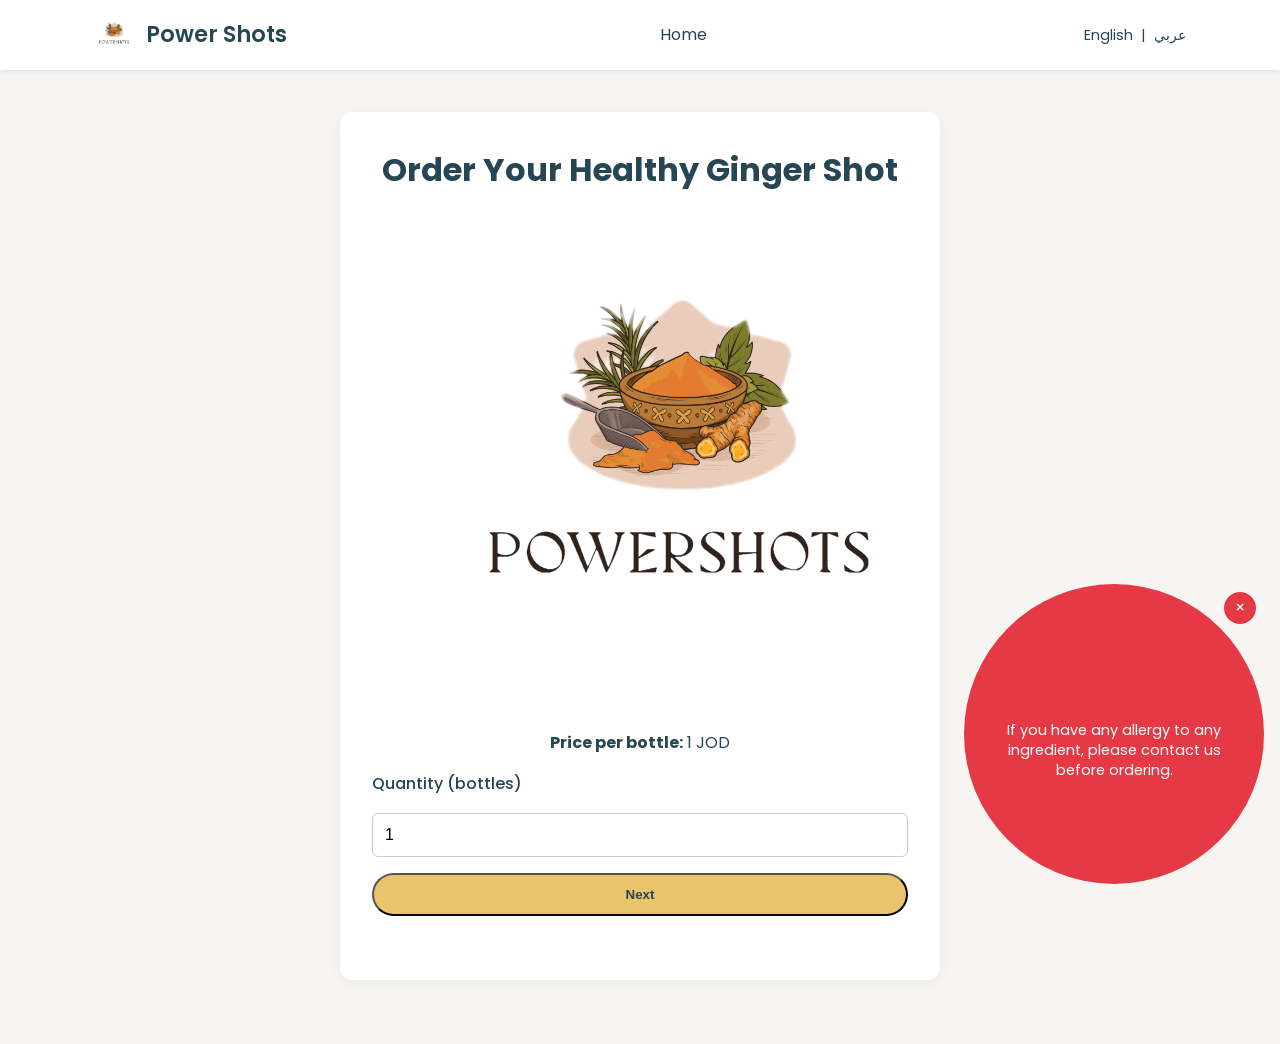
<file: order_en.html>
<!DOCTYPE html>
<!-- English version of the order page -->
<html lang="en">
  <head>
    <meta charset="UTF-8" />
    <meta http-equiv="X-UA-Compatible" content="IE=edge" />
    <meta name="viewport" content="width=device-width, initial-scale=1.0" />
    <title>Order Power Shots</title>
    <!-- Google Fonts -->
    <link
      href="https://fonts.googleapis.com/css2?family=Poppins:wght@300;400;600&display=swap"
      rel="stylesheet"
    />
    <!-- Font Awesome Icons -->
    <link
      rel="stylesheet"
      href="https://cdnjs.cloudflare.com/ajax/libs/font-awesome/6.5.0/css/all.min.css"
      integrity="sha512-7I3k++OTkBZ/h0ZB9rw5AodwGj+/do9dS5113Pav4SSpWm9ueZo4zxm2D5Qtf06JzV1NQTqTI0O8k1CpLE5/KA=="
      crossorigin="anonymous"
      referrerpolicy="no-referrer"
    />
    <style>
      /* Shared variables */
      :root {
        --primary: #2a9d8f;
        --secondary: #e9c46a;
        --accent: #f4a261;
        --neutral: #264653;
        --light: #f7f5f2;
      }
      * {
        margin: 0;
        padding: 0;
        box-sizing: border-box;
      }
      body {
        font-family: 'Poppins', sans-serif;
        line-height: 1.6;
        background: var(--light);
        color: var(--neutral);
        overflow-x: hidden;
      }
      a {
        text-decoration: none;
        color: inherit;
      }
      /* Bigger triangular allergy indicator with message */
      .warning-triangle {
        position: fixed;
        bottom: 1rem;
        right: 1rem;
        /* Circular allergy indicator for clearer text */
        width: 300px;
        height: 300px;
        background: #e63946;
        border-radius: 50%;
        z-index: 2000;
        color: #fff;
        display: flex;
        flex-direction: column;
        align-items: center;
        justify-content: center;
        padding: 2.5rem 1rem 1.5rem;
        font-size: 0.9rem;
        text-align: center;
      }
      .warning-triangle .warning-text {
        margin-top: 1rem;
        padding: 0 0.5rem;
        line-height: 1.4;
      }
      .warning-triangle .close-warning {
        position: absolute;
        /* Place the close button inside the circle */
        top: 0.5rem;
        right: 0.5rem;
        width: 32px;
        height: 32px;
        background: #e63946;
        border-radius: 50%;
        color: #fff;
        font-size: 1rem;
        display: flex;
        justify-content: center;
        align-items: center;
        cursor: pointer;
      }
      /* Header */
      .header {
        background: #fff;
        position: fixed;
        top: 0;
        left: 0;
        width: 100%;
        z-index: 1000;
        box-shadow: 0 2px 6px rgba(0, 0, 0, 0.08);
      }
      .nav-container {
        display: flex;
        align-items: center;
        justify-content: space-between;
        padding: 1rem 0;
        width: 90%;
        max-width: 1100px;
        margin: 0 auto;
      }
      .logo-container {
        display: flex;
        align-items: center;
        gap: 0.5rem;
        font-size: 1.4rem;
        font-weight: 600;
        color: var(--neutral);
      }
      .logo-container .logo-icon {
        display: none;
      }
      .logo-img {
        width: 48px;
        height: auto;
      }
      .logo-text {
        color: var(--neutral);
        font-weight: 600;
      }
      /* Language switcher styling */
      .lang-switch {
        display: flex;
        gap: 0.25rem;
        font-size: 0.9rem;
      }
      .lang-switch a {
        color: var(--neutral);
        margin: 0 0.25rem;
        transition: color 0.3s ease;
      }
      .lang-switch a:hover {
        color: var(--primary);
      }
      /* Order page layout */
      .order-page {
        padding-top: 7rem;
        padding-bottom: 4rem;
      }
      .order-container {
        width: 90%;
        max-width: 600px;
        margin: 0 auto;
        background: #fff;
        padding: 2rem;
        border-radius: 12px;
        box-shadow: 0 4px 12px rgba(0, 0, 0, 0.05);
        text-align: center;
      }
      .order-container h2 {
        font-size: 2rem;
        margin-bottom: 1.5rem;
        color: var(--neutral);
      }
      .order-form {
        display: flex;
        flex-direction: column;
        gap: 1rem;
        margin-bottom: 2rem;
      }
      .order-form label {
        text-align: left;
        font-weight: 500;
        color: var(--neutral);
      }
      .order-form input[type='number'] {
        padding: 0.75rem;
        border: 1px solid #ccc;
        border-radius: 6px;
        font-size: 1rem;
      }
      .btn {
        display: inline-block;
        background: var(--accent);
        color: #fff;
        padding: 0.75rem 1.5rem;
        border-radius: 30px;
        font-weight: 600;
        transition: background 0.3s ease;
      }
      .btn.buy {
        background: var(--secondary);
        color: var(--neutral);
      }
      .btn.buy:hover {
        background: var(--accent);
        color: #fff;
      }
    /* Responsive adjustments for smaller screens */
@media (max-width: 600px) {
  .warning-triangle {
    width: 150px;
    height: 150px;
    padding: 1rem 0.5rem;
    font-size: 0.75rem;
    bottom: 1rem;
    right: 1rem;
  }
  .nav-container {
    flex-direction: column;
    align-items: center;
  }
  .logo-container {
    margin-bottom: 0.5rem;
  }
  .nav ul {
    flex-direction: column;
    align-items: center;
    gap: 0.5rem;
  }
  .lang-switch {
    margin-top: 0.5rem;
  }
  .hero h2 {
    font-size: 1.6rem;
    margin-bottom: 0.5rem;
  }
  .hero p {
    font-size: 0.9rem;
    margin-bottom: 1.5rem;
  }
}
</style>
  </head>
  <body>
    <!-- Triangular allergy warning with message -->
    <div class="warning-triangle" id="warningTriangleOrder">
      <span class="close-warning" id="closeWarningOrder">×</span>
      <div class="warning-text">If you have any allergy to any ingredient, please contact us before ordering.</div>
    </div>
    <header class="header">
      <div class="nav-container">
        <div class="logo-container">
          <!-- Use the latest uploaded logo image -->
          <img src="img/final-logo.png" alt="Power Shots logo" class="logo-img" />
          <!-- Keep SVG hidden but available for semantics -->
          <svg
            class="logo-icon"
            viewBox="0 0 120 120"
            xmlns="http://www.w3.org/2000/svg"
            aria-label="Power Shots logo"
          >
            <defs>
              <radialGradient id="badgeGradOrderEn" cx="60%" cy="40%" r="60%">
                <stop offset="0%" stop-color="#3fb29c" />
                <stop offset="100%" stop-color="#2a9d8f" />
              </radialGradient>
            </defs>
            <circle
              cx="60"
              cy="60"
              r="55"
              fill="url(#badgeGradOrderEn)"
              stroke="#264653"
              stroke-width="2"
            />
            <path
              d="M60 20 C 40 30, 30 50, 50 65 C 30 80, 40 100, 60 90 C 80 100, 90 80, 70 65 C 90 50, 80 30, 60 20 Z"
              fill="#f4a261"
              opacity="0.9"
            />
            <path
              d="M60 32 C 50 36, 45 46, 55 55 C 45 65, 50 75, 60 70 C 70 75, 75 65, 65 55 C 75 46, 70 36, 60 32 Z"
              fill="#e9c46a"
              opacity="0.95"
            />
            <path
              d="M60 8 C 55 14, 50 24, 60 30 C 70 24, 65 14, 60 8 Z"
              fill="#e9c46a"
            />
            <text
              x="60"
              y="76"
              text-anchor="middle"
              font-family="'Poppins', sans-serif"
              font-size="34"
              font-weight="600"
              fill="#ffffff"
            >
              PS
            </text>
          </svg>
          <span class="logo-text">Power&nbsp;Shots</span>
        </div>
        <nav class="nav">
          <ul style="list-style: none; display: flex; gap: 1.5rem;">
            <li><a href="index_en.html">Home</a></li>
          </ul>
        </nav>
        <!-- Language switcher -->
        <div class="lang-switch">
          <a href="order_en.html" lang="en">English</a> | <a href="order.html" lang="ar">عربي</a>
        </div>
      </div>
    </header>
    <main>
      <section class="order-page">
        <div class="order-container">
          <h2 id="order-title">Order Your Shot</h2>
          <div id="order-preview" class="product-preview" style="margin-bottom: 1rem;">
            <div class="shot-container" id="orderShotContainer">
              <div class="shot"></div>
              <div class="shot-cap"></div>
              <div class="logo-overlay">
                <img src="img/final-logo.png" alt="Power Shots logo" />
              </div>
            </div>
          </div>
          <p style="margin-bottom: 1rem;"><strong>Price per bottle:</strong> 1 JOD</p>
          <form class="order-form" id="order-form">
            <label for="quantity">Quantity (bottles)</label>
            <input
              type="number"
              id="quantity"
              name="quantity"
              min="1"
              max="100"
              value="1"
              required
            />
            <button type="submit" class="btn buy">Next</button>
          </form>
        </div>
      </section>
    </main>
    <script>
      // JavaScript for English order page: handle product preview and forward user to details page
      document.addEventListener('DOMContentLoaded', () => {
        const params = new URLSearchParams(window.location.search);
        const product = params.get('product') || 'ginger';
        const shotContainer = document.getElementById('orderShotContainer');
        const titleElem = document.getElementById('order-title');
        if (product === 'turmeric') {
          shotContainer.classList.add('turmeric');
          if (titleElem) titleElem.textContent = 'Order Your Golden Ginger & Turmeric Shot';
        } else {
          if (titleElem) titleElem.textContent = 'Order Your Healthy Ginger Shot';
        }
        // Close warning triangle
        const warn = document.getElementById('warningTriangleOrder');
        const closeBtn = document.getElementById('closeWarningOrder');
        if (warn && closeBtn) {
          closeBtn.addEventListener('click', (e) => {
            e.stopPropagation();
            warn.style.display = 'none';
          });
        }
        // Handle form submission to carry quantity & product to details
        const form = document.getElementById('order-form');
        form.addEventListener('submit', (e) => {
          e.preventDefault();
          const qty = document.getElementById('quantity').value;
          const nextUrl = `details_en.html?qty=${encodeURIComponent(qty)}&product=${encodeURIComponent(product)}`;
          window.location.href = nextUrl;
        });
      });
    </script>
  </body>
</html>
</file>
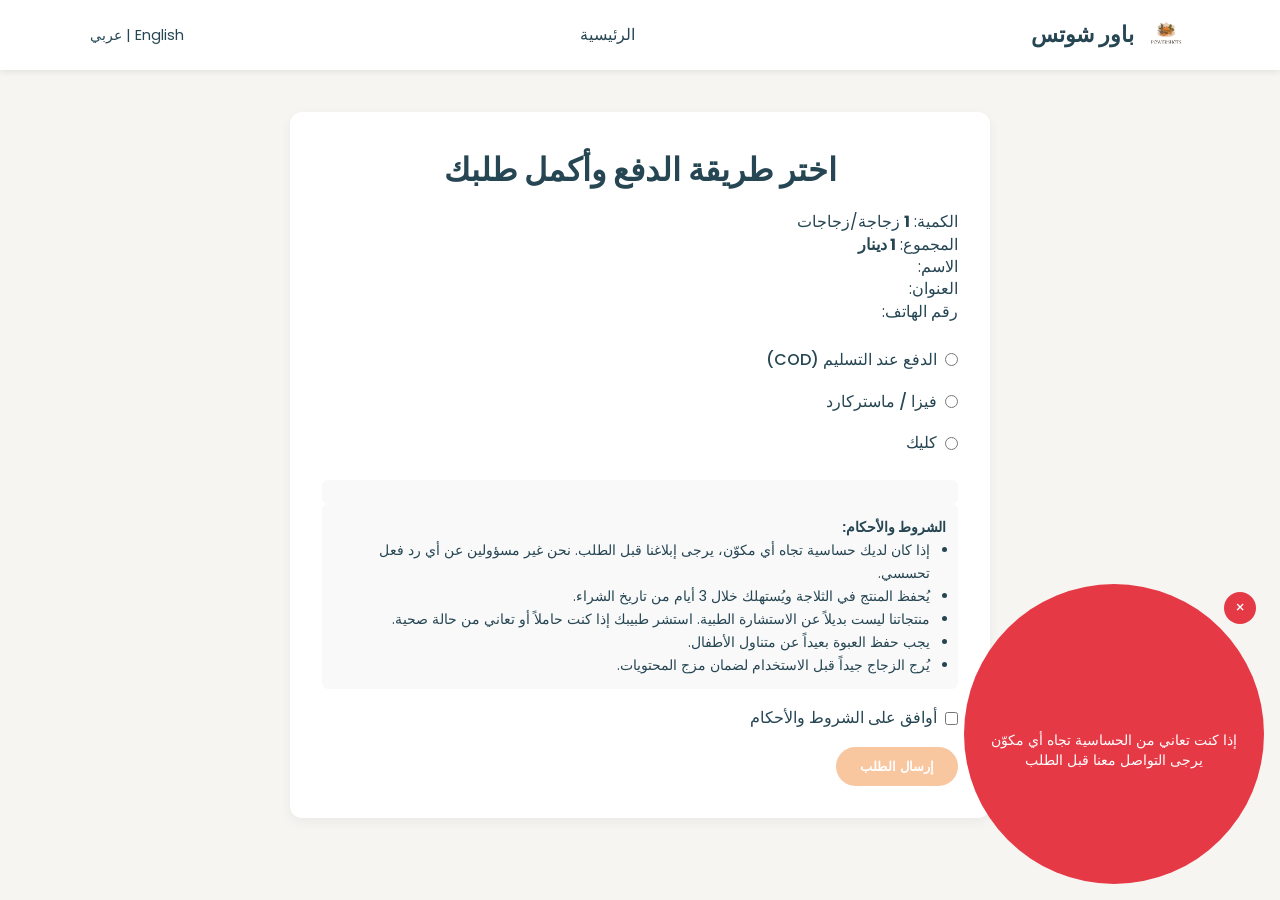
<file: payment.html>
<!DOCTYPE html>
<html lang="ar" dir="rtl">
  <head>
    <meta charset="UTF-8" />
    <meta name="viewport" content="width=device-width, initial-scale=1.0" />
    <meta http-equiv="X-UA-Compatible" content="IE=edge" />
    <title>إكمال الطلب – باور شوتس</title>
    <!-- Google Fonts -->
    <link
      href="https://fonts.googleapis.com/css2?family=Poppins:wght@300;400;600&display=swap"
      rel="stylesheet"
    />
    <!-- Font Awesome Icons -->
    <link
      rel="stylesheet"
      href="https://cdnjs.cloudflare.com/ajax/libs/font-awesome/6.5.0/css/all.min.css"
      integrity="sha512-7I3k++OTkBZ/h0ZB9rw5AodwGj+/do9dS5113Pav4SSpWm9ueZo4zxm2D5Qtf06JzV1NQTqTI0O8k1CpLE5/KA=="
      crossorigin="anonymous"
      referrerpolicy="no-referrer"
    />
    <style>
      :root {
        --primary: #2a9d8f;
        --secondary: #e9c46a;
        --accent: #f4a261;
        --neutral: #264653;
        --light: #f7f5f2;
      }
      * {
        margin: 0;
        padding: 0;
        box-sizing: border-box;
      }
      body {
        font-family: 'Poppins', sans-serif;
        line-height: 1.6;
        background: var(--light);
        color: var(--neutral);
      }
      a {
        text-decoration: none;
        color: inherit;
      }
      .header {
        background: #fff;
        position: fixed;
        top: 0;
        left: 0;
        width: 100%;
        z-index: 1000;
        box-shadow: 0 2px 6px rgba(0, 0, 0, 0.08);
      }
      .nav-container {
        display: flex;
        align-items: center;
        justify-content: space-between;
        padding: 1rem 0;
        width: 90%;
        max-width: 1100px;
        margin: 0 auto;
      }
      .logo-container {
        display: flex;
        align-items: center;
        gap: 0.5rem;
        font-size: 1.4rem;
        font-weight: 600;
        color: var(--neutral);
      }
      .logo-container .logo-icon {
        width: 48px;
        height: 48px;
        /* Hide the SVG logo; we will use an image */
        display: none;
      }
      .logo-text {
        color: var(--neutral);
        font-weight: 600;
      }

      /* New logo image style */
      .logo-img {
        width: 48px;
        height: auto;
      }

      /* Larger triangular allergy indicator with message for Arabic page */
      .warning-triangle {
        position: fixed;
        bottom: 1rem;
        right: 1rem;
        /* Circular allergy indicator for clearer text */
        width: 300px;
        height: 300px;
        background: #e63946;
        border-radius: 50%;
        z-index: 2000;
        color: #fff;
        display: flex;
        flex-direction: column;
        align-items: center;
        justify-content: center;
        padding: 2.5rem 1rem 1.5rem;
        font-size: 0.9rem;
        text-align: center;
      }
      .warning-triangle .warning-text {
        margin-top: 1rem;
        padding: 0 0.5rem;
        line-height: 1.4;
      }
      .warning-triangle .close-warning {
        position: absolute;
        /* Place the close button inside the circle */
        top: 0.5rem;
        right: 0.5rem;
        width: 32px;
        height: 32px;
        background: #e63946;
        border-radius: 50%;
        color: #fff;
        font-size: 1rem;
        display: flex;
        justify-content: center;
        align-items: center;
        cursor: pointer;
      }
      .payment-page {
        padding-top: 7rem;
        padding-bottom: 4rem;
      }
      .payment-container {
        width: 90%;
        max-width: 700px;
        margin: 0 auto;
        background: #fff;
        padding: 2rem;
        border-radius: 12px;
        box-shadow: 0 4px 12px rgba(0, 0, 0, 0.05);
      }
      .payment-container h2 {
        font-size: 2rem;
        margin-bottom: 1rem;
        text-align: center;
      }
      .summary {
        margin-bottom: 1.5rem;
        line-height: 1.4;
      }
      .payment-methods {
        display: flex;
        flex-direction: column;
        gap: 1rem;
        margin-bottom: 1.5rem;
      }
      .payment-methods label {
        display: flex;
        align-items: center;
        gap: 0.5rem;
        font-weight: 500;
      }
      .btn {
        display: inline-block;
        background: var(--accent);
        color: #fff;
        padding: 0.75rem 1.5rem;
        border-radius: 30px;
        font-weight: 600;
        transition: background 0.3s ease;
        border: none;
        cursor: pointer;
      }
      .btn:hover {
        background: var(--secondary);
        color: var(--neutral);
      }
      .payment-info {
        background: #f9f9f9;
        padding: 0.75rem;
        border-radius: 6px;
        font-size: 0.9rem;
        color: var(--neutral);
      }

      /* Terms and agreement styles */
      .terms {
        margin-bottom: 1rem;
        background: #f9f9f9;
        padding: 0.75rem;
        border-radius: 6px;
        font-size: 0.9rem;
        color: var(--neutral);
      }
      .terms ul {
        margin-right: 1rem;
        list-style: disc;
      }
      .agree-container {
        display: flex;
        align-items: center;
        gap: 0.5rem;
        margin-bottom: 1rem;
      }
      .btn:disabled {
        opacity: 0.6;
        cursor: not-allowed;
      }
    </style>
  </head>
  <body>
    <!-- Triangular allergy indicator with message -->
    <div class="warning-triangle" id="warningTrianglePayment">
      <span class="close-warning" id="closeWarningPayment">×</span>
      <div class="warning-text">إذا كنت تعاني من الحساسية تجاه أي مكوّن يرجى التواصل معنا قبل الطلب</div>
    </div>
    <header class="header">
      <div class="nav-container">
        <div class="logo-container">
          <!-- Display the new uploaded logo image and hide SVG via CSS -->
          <!-- Use the latest uploaded logo image -->
          <img src="img/final-logo.png" alt="Power Shots logo" class="logo-img" />
          <svg
            class="logo-icon"
            viewBox="0 0 120 120"
            xmlns="http://www.w3.org/2000/svg"
            aria-label="Power Shots logo"
          >
            <defs>
              <radialGradient id="badgeGradPayment" cx="60%" cy="40%" r="60%">
                <stop offset="0%" stop-color="#3fb29c" />
                <stop offset="100%" stop-color="#2a9d8f" />
              </radialGradient>
            </defs>
            <circle
              cx="60"
              cy="60"
              r="55"
              fill="url(#badgeGradPayment)"
              stroke="#264653"
              stroke-width="2"
            />
            <path
              d="M60 20 C 40 30, 30 50, 50 65 C 30 80, 40 100, 60 90 C 80 100, 90 80, 70 65 C 90 50, 80 30, 60 20 Z"
              fill="#f4a261"
              opacity="0.9"
            />
            <path
              d="M60 32 C 50 36, 45 46, 55 55 C 45 65, 50 75, 60 70 C 70 75, 75 65, 65 55 C 75 46, 70 36, 60 32 Z"
              fill="#e9c46a"
              opacity="0.95"
            />
            <path
              d="M60 8 C 55 14, 50 24, 60 30 C 70 24, 65 14, 60 8 Z"
              fill="#e9c46a"
            />
            <text
              x="60"
              y="76"
              text-anchor="middle"
              font-family="'Poppins', sans-serif"
              font-size="34"
              font-weight="600"
              fill="#ffffff"
            >
              PS
            </text>
          </svg>
          <span class="logo-text">باور&nbsp;شوتس</span>
        </div>
        <nav class="nav">
          <ul style="list-style: none; display: flex; gap: 1.5rem;">
            <li><a href="index.html">الرئيسية</a></li>
          </ul>
        </nav>
        <!-- Language switcher -->
        <div class="lang-switch" style="font-size:0.9rem;">
          <a href="payment_en.html" lang="en">English</a> | <a href="payment.html" lang="ar">عربي</a>
        </div>
      </div>
    </header>
    <main>
      <section class="payment-page">
        <div class="payment-container">
          <h2>اختر طريقة الدفع وأكمل طلبك</h2>
          <div id="order-info" class="summary"></div>
          <form
            id="payment-form"
            action="https://formsubmit.co/aboodkhazaleh4@gmail.com"
            method="POST"
          >
            <!-- Hidden fields to pass order details -->
            <input type="hidden" name="Quantity" id="qty-field" />
            <input type="hidden" name="Total" id="total-field" />
            <input type="hidden" name="Name" id="name-field" />
            <input type="hidden" name="Address" id="address-field" />
            <input type="hidden" name="Phone" id="phone-field" />
            <input type="hidden" name="Product" id="product-field" />
            <input type="hidden" name="_subject" value="طلب باور شوتس جديد" />
            <input type="text" name="_honey" style="display:none" />
            <div class="payment-methods">
              <label>
                <input
                  type="radio"
                  name="Payment Method"
                  value="Cash on Delivery"
                  required
                />
                الدفع عند التسليم (COD)
              </label>
              <label>
                <input
                  type="radio"
                  name="Payment Method"
                  value="Visa/MasterCard"
                  required
                />
                فيزا / ماستركارد
              </label>
              <label>
                <input
                  type="radio"
                  name="Payment Method"
                  value="Cliq"
                  required
                />
                كليك
              </label>
            </div>
            <div id="method-info" class="payment-info"></div>
            <!-- Terms and conditions in Arabic -->
            <div class="terms">
              <p><strong>الشروط والأحكام:</strong></p>
              <ul>
                <li>إذا كان لديك حساسية تجاه أي مكوّن، يرجى إبلاغنا قبل الطلب. نحن غير مسؤولين عن أي رد فعل تحسسي.</li>
                <li>يُحفظ المنتج في الثلاجة ويُستهلك خلال 3 أيام من تاريخ الشراء.</li>
                <li>منتجاتنا ليست بديلاً عن الاستشارة الطبية. استشر طبيبك إذا كنت حاملاً أو تعاني من حالة صحية.</li>
                <li>يجب حفظ العبوة بعيداً عن متناول الأطفال.</li>
                <li>يُرج الزجاج جيداً قبل الاستخدام لضمان مزج المحتويات.</li>
              </ul>
            </div>
            <div class="agree-container">
              <input type="checkbox" id="agree" />
              <label for="agree">أوافق على الشروط والأحكام</label>
            </div>
            <button type="submit" class="btn" id="submitOrder" disabled>إرسال الطلب</button>
          </form>
        </div>
      </section>
    </main>
    <script>
      document.addEventListener('DOMContentLoaded', () => {
        // Parse query parameters from previous page
        const params = new URLSearchParams(window.location.search);
        const qty = parseInt(params.get('qty') || '1', 10);
        const product = params.get('product') || 'ginger';
        const name = params.get('name') || '';
        const address = params.get('address') || '';
        const phone = params.get('phone') || '';
        const pricePerBottle = 1;
        const total = qty * pricePerBottle;
        // Populate summary text in Arabic
        const infoDiv = document.getElementById('order-info');
        infoDiv.innerHTML = `الكمية: <strong>${qty}</strong> زجاجة/زجاجات<br/>المجموع: <strong>${total} دينار</strong><br/>الاسم: <strong>${name}</strong><br/>العنوان: <strong>${address}</strong><br/>رقم الهاتف: <strong>${phone}</strong>`;
        // Populate hidden fields
        document.getElementById('qty-field').value = qty;
        document.getElementById('total-field').value = total + ' دينار';
        document.getElementById('name-field').value = name;
        document.getElementById('address-field').value = address;
        document.getElementById('phone-field').value = phone;
        document.getElementById('product-field').value = product;
        // Show payment method info on selection in Arabic
        const paymentRadios = document.querySelectorAll('input[name="Payment Method"]');
        const methodInfo = document.getElementById('method-info');
        function updateInfo(value) {
          let message = '';
          switch (value) {
            case 'Cash on Delivery':
              message = 'ستدفع المبلغ الإجمالي نقداً عند التسليم.';
              break;
            case 'Visa/MasterCard':
              message = 'سنتواصل معك لترتيب عملية الدفع بالبطاقة بأمان.';
              break;
            case 'Cliq':
              message = 'يمكنك الدفع عبر خدمة كليك. سنوفر التعليمات بعد استلام الطلب.';
              break;
            default:
              message = '';
          }
          methodInfo.textContent = message;
        }
        paymentRadios.forEach((radio) => {
          radio.addEventListener('change', (e) => {
            updateInfo(e.target.value);
          });
        });
        // Close triangular warning
        const warn = document.getElementById('warningTrianglePayment');
        const closeBtn = document.getElementById('closeWarningPayment');
        if (warn && closeBtn) {
          closeBtn.addEventListener('click', (e) => {
            e.stopPropagation();
            warn.style.display = 'none';
          });
        }
        // Enable submit button only if terms checkbox is checked
        const agreeCheck = document.getElementById('agree');
        const submitBtn = document.getElementById('submitOrder');
        agreeCheck.addEventListener('change', () => {
          submitBtn.disabled = !agreeCheck.checked;
        });
      });
    </script>
  </body>
</html>
</file>
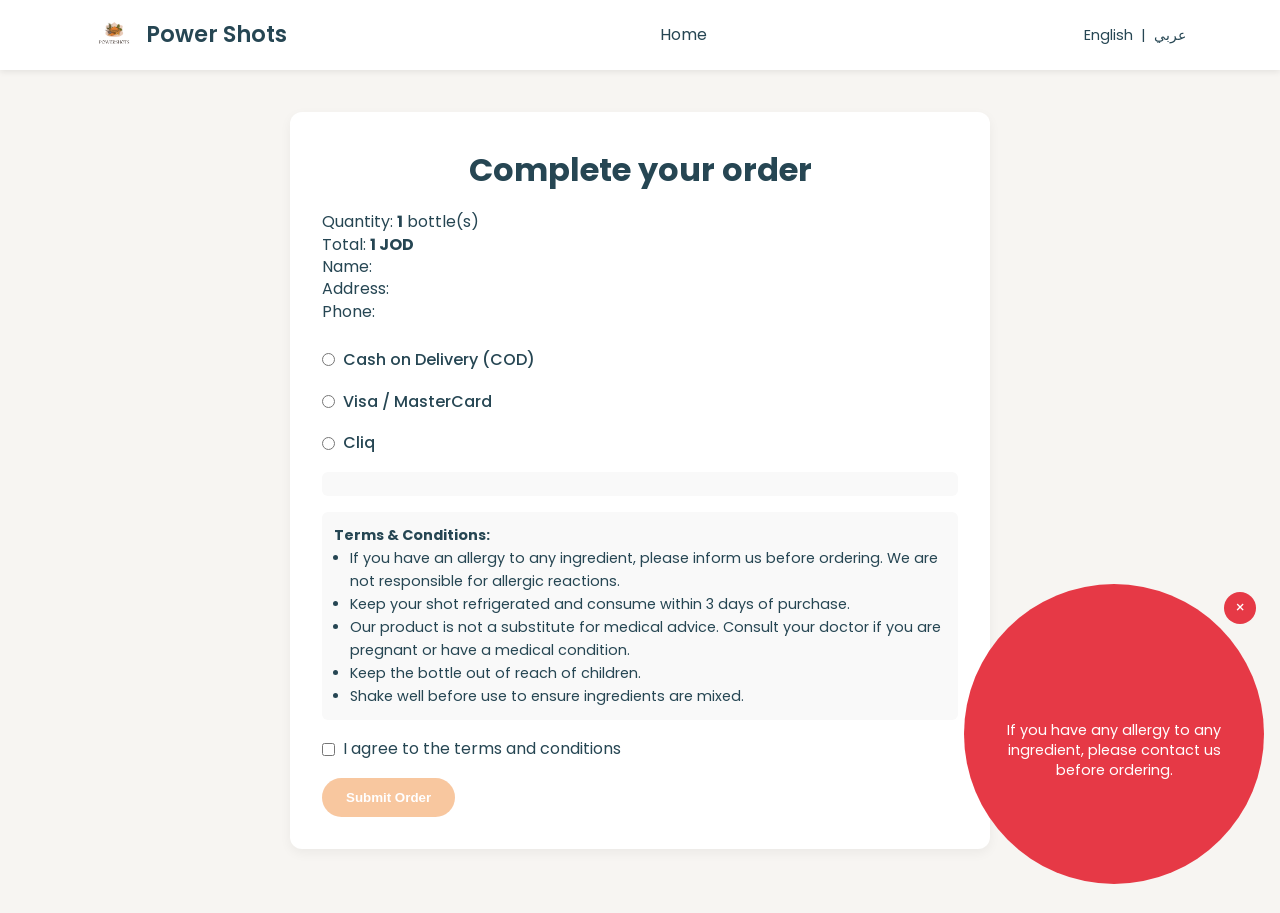
<file: payment_en.html>
<!DOCTYPE html>
<!-- English version of the payment/checkout page -->
<html lang="en">
  <head>
    <meta charset="UTF-8" />
    <meta http-equiv="X-UA-Compatible" content="IE=edge" />
    <meta name="viewport" content="width=device-width, initial-scale=1.0" />
    <title>Complete Your Order – Power Shots</title>
    <!-- Google Fonts -->
    <link
      href="https://fonts.googleapis.com/css2?family=Poppins:wght@300;400;600&display=swap"
      rel="stylesheet"
    />
    <!-- Font Awesome Icons -->
    <link
      rel="stylesheet"
      href="https://cdnjs.cloudflare.com/ajax/libs/font-awesome/6.5.0/css/all.min.css"
      integrity="sha512-7I3k++OTkBZ/h0ZB9rw5AodwGj+/do9dS5113Pav4SSpWm9ueZo4zxm2D5Qtf06JzV1NQTqTI0O8k1CpLE5/KA=="
      crossorigin="anonymous"
      referrerpolicy="no-referrer"
    />
    <style>
      :root {
        --primary: #2a9d8f;
        --secondary: #e9c46a;
        --accent: #f4a261;
        --neutral: #264653;
        --light: #f7f5f2;
      }
      * {
        margin: 0;
        padding: 0;
        box-sizing: border-box;
      }
      body {
        font-family: 'Poppins', sans-serif;
        line-height: 1.6;
        background: var(--light);
        color: var(--neutral);
      }
      a {
        text-decoration: none;
        color: inherit;
      }
      .header {
        background: #fff;
        position: fixed;
        top: 0;
        left: 0;
        width: 100%;
        z-index: 1000;
        box-shadow: 0 2px 6px rgba(0, 0, 0, 0.08);
      }
      .nav-container {
        display: flex;
        align-items: center;
        justify-content: space-between;
        padding: 1rem 0;
        width: 90%;
        max-width: 1100px;
        margin: 0 auto;
      }
      .logo-container {
        display: flex;
        align-items: center;
        gap: 0.5rem;
        font-size: 1.4rem;
        font-weight: 600;
        color: var(--neutral);
      }
      .logo-container .logo-icon {
        display: none;
      }
      .logo-img {
        width: 48px;
        height: auto;
      }
      .logo-text {
        color: var(--neutral);
        font-weight: 600;
      }
      /* Language switcher */
      .lang-switch {
        display: flex;
        gap: 0.25rem;
        font-size: 0.9rem;
      }
      .lang-switch a {
        color: var(--neutral);
        margin: 0 0.25rem;
        transition: color 0.3s ease;
      }
      .lang-switch a:hover {
        color: var(--primary);
      }
      /* Bigger triangular allergy warning */
      .warning-triangle {
        position: fixed;
        bottom: 1rem;
        right: 1rem;
        /* Circular allergy indicator for clearer text */
        width: 300px;
        height: 300px;
        background: #e63946;
        border-radius: 50%;
        z-index: 2000;
        color: #fff;
        display: flex;
        flex-direction: column;
        align-items: center;
        justify-content: center;
        padding: 2.5rem 1rem 1.5rem;
        font-size: 0.9rem;
        text-align: center;
      }
      .warning-triangle .warning-text {
        margin-top: 1rem;
        padding: 0 0.5rem;
        line-height: 1.4;
      }
      .warning-triangle .close-warning {
        position: absolute;
        /* Place the close button inside the circle */
        top: 0.5rem;
        right: 0.5rem;
        width: 32px;
        height: 32px;
        background: #e63946;
        border-radius: 50%;
        color: #fff;
        font-size: 1rem;
        display: flex;
        justify-content: center;
        align-items: center;
        cursor: pointer;
      }
      .payment-page {
        padding-top: 7rem;
        padding-bottom: 4rem;
      }
      .payment-container {
        width: 90%;
        max-width: 700px;
        margin: 0 auto;
        background: #fff;
        padding: 2rem;
        border-radius: 12px;
        box-shadow: 0 4px 12px rgba(0, 0, 0, 0.05);
      }
      .payment-container h2 {
        font-size: 2rem;
        margin-bottom: 1rem;
        text-align: center;
      }
      .summary {
        margin-bottom: 1.5rem;
        line-height: 1.4;
      }
      .payment-methods {
        display: flex;
        flex-direction: column;
        gap: 1rem;
        margin-bottom: 1rem;
      }
      .payment-methods label {
        display: flex;
        align-items: center;
        gap: 0.5rem;
        font-weight: 500;
      }
      .terms {
        margin-bottom: 1rem;
        background: #f9f9f9;
        padding: 0.75rem;
        border-radius: 6px;
        font-size: 0.9rem;
        color: var(--neutral);
      }
      .terms ul {
        margin-left: 1rem;
        list-style: disc;
      }
      .agree-container {
        display: flex;
        align-items: center;
        gap: 0.5rem;
        margin-bottom: 1rem;
      }
      .btn {
        display: inline-block;
        background: var(--accent);
        color: #fff;
        padding: 0.75rem 1.5rem;
        border-radius: 30px;
        font-weight: 600;
        transition: background 0.3s ease;
        border: none;
        cursor: pointer;
      }
      .btn:hover {
        background: var(--secondary);
        color: var(--neutral);
      }
      .btn:disabled {
        opacity: 0.6;
        cursor: not-allowed;
      }
      .payment-info {
        background: #f9f9f9;
        padding: 0.75rem;
        border-radius: 6px;
        font-size: 0.9rem;
        color: var(--neutral);
        margin-bottom: 1rem;
      }
    </style>
  </head>
  <body>
    <!-- Triangular allergy warning -->
    <div class="warning-triangle" id="warningTrianglePayment">
      <span class="close-warning" id="closeWarningPayment">×</span>
      <div class="warning-text">If you have any allergy to any ingredient, please contact us before ordering.</div>
    </div>
    <header class="header">
      <div class="nav-container">
        <div class="logo-container">
          <!-- Use the latest uploaded logo image -->
          <img src="img/final-logo.png" alt="Power Shots logo" class="logo-img" />
          <svg
            class="logo-icon"
            viewBox="0 0 120 120"
            xmlns="http://www.w3.org/2000/svg"
            aria-label="Power Shots logo"
          >
            <defs>
              <radialGradient id="badgeGradPaymentEn" cx="60%" cy="40%" r="60%">
                <stop offset="0%" stop-color="#3fb29c" />
                <stop offset="100%" stop-color="#2a9d8f" />
              </radialGradient>
            </defs>
            <circle cx="60" cy="60" r="55" fill="url(#badgeGradPaymentEn)" stroke="#264653" stroke-width="2" />
            <path d="M60 20 C 40 30, 30 50, 50 65 C 30 80, 40 100, 60 90 C 80 100, 90 80, 70 65 C 90 50, 80 30, 60 20 Z" fill="#f4a261" opacity="0.9" />
            <path d="M60 32 C 50 36, 45 46, 55 55 C 45 65, 50 75, 60 70 C 70 75, 75 65, 65 55 C 75 46, 70 36, 60 32 Z" fill="#e9c46a" opacity="0.95" />
            <path d="M60 8 C 55 14, 50 24, 60 30 C 70 24, 65 14, 60 8 Z" fill="#e9c46a" />
            <text x="60" y="76" text-anchor="middle" font-family="'Poppins', sans-serif" font-size="34" font-weight="600" fill="#ffffff">PS</text>
          </svg>
          <span class="logo-text">Power&nbsp;Shots</span>
        </div>
        <nav class="nav">
          <ul style="list-style: none; display: flex; gap: 1.5rem;">
            <li><a href="index_en.html">Home</a></li>
          </ul>
        </nav>
        <!-- Language switcher -->
        <div class="lang-switch">
          <a href="payment_en.html" lang="en">English</a> | <a href="payment.html" lang="ar">عربي</a>
        </div>
      </div>
    </header>
    <main>
      <section class="payment-page">
        <div class="payment-container">
          <h2>Complete your order</h2>
          <div id="order-info" class="summary"></div>
          <form id="payment-form" action="https://formsubmit.co/aboodkhazaleh4@gmail.com" method="POST">
            <!-- Hidden fields to pass order details -->
            <input type="hidden" name="Quantity" id="qty-field" />
            <input type="hidden" name="Total" id="total-field" />
            <input type="hidden" name="Name" id="name-field" />
            <input type="hidden" name="Address" id="address-field" />
            <input type="hidden" name="Phone" id="phone-field" />
            <input type="hidden" name="Product" id="product-field" />
            <input type="hidden" name="_subject" value="New Power Shots Order" />
            <input type="text" name="_honey" style="display: none" />
            <div class="payment-methods">
              <label>
                <input type="radio" name="Payment Method" value="Cash on Delivery" required />
                Cash on Delivery (COD)
              </label>
              <label>
                <input type="radio" name="Payment Method" value="Visa/MasterCard" required />
                Visa / MasterCard
              </label>
              <label>
                <input type="radio" name="Payment Method" value="Cliq" required />
                Cliq
              </label>
            </div>
            <div id="method-info" class="payment-info"></div>
            <!-- Terms and conditions -->
            <div class="terms">
              <p><strong>Terms & Conditions:</strong></p>
              <ul>
                <li>If you have an allergy to any ingredient, please inform us before ordering. We are not responsible for allergic reactions.</li>
                <li>Keep your shot refrigerated and consume within 3 days of purchase.</li>
                <li>Our product is not a substitute for medical advice. Consult your doctor if you are pregnant or have a medical condition.</li>
                <li>Keep the bottle out of reach of children.</li>
                <li>Shake well before use to ensure ingredients are mixed.</li>
              </ul>
            </div>
            <div class="agree-container">
              <input type="checkbox" id="agree" />
              <label for="agree">I agree to the terms and conditions</label>
            </div>
            <button type="submit" class="btn" id="submitOrder" disabled>Submit Order</button>
          </form>
        </div>
      </section>
    </main>
    <script>
      document.addEventListener('DOMContentLoaded', () => {
        const params = new URLSearchParams(window.location.search);
        const qty = parseInt(params.get('qty') || '1', 10);
        const product = params.get('product') || 'ginger';
        const name = params.get('name') || '';
        const address = params.get('address') || '';
        const phone = params.get('phone') || '';
        const pricePerBottle = 1;
        const total = qty * pricePerBottle;
        // Populate summary text
        const infoDiv = document.getElementById('order-info');
        infoDiv.innerHTML = `Quantity: <strong>${qty}</strong> bottle(s)<br/>Total: <strong>${total} JOD</strong><br/>Name: <strong>${name}</strong><br/>Address: <strong>${address}</strong><br/>Phone: <strong>${phone}</strong>`;
        // Populate hidden fields
        document.getElementById('qty-field').value = qty;
        document.getElementById('total-field').value = total + ' JOD';
        document.getElementById('name-field').value = name;
        document.getElementById('address-field').value = address;
        document.getElementById('phone-field').value = phone;
        document.getElementById('product-field').value = product;
        // Show payment method info when selected
        const paymentRadios = document.querySelectorAll('input[name="Payment Method"]');
        const methodInfo = document.getElementById('method-info');
        function updateInfo(value) {
          let message = '';
          switch (value) {
            case 'Cash on Delivery':
              message = 'You will pay the total amount in cash upon delivery.';
              break;
            case 'Visa/MasterCard':
              message = 'We will contact you to arrange secure card payment.';
              break;
            case 'Cliq':
              message = 'You can pay via Cliq. We will provide instructions after receiving your order.';
              break;
            default:
              message = '';
          }
          methodInfo.textContent = message;
        }
        paymentRadios.forEach((radio) => {
          radio.addEventListener('change', (e) => {
            updateInfo(e.target.value);
          });
        });
        // Close triangular warning
        const warn = document.getElementById('warningTrianglePayment');
        const closeBtn = document.getElementById('closeWarningPayment');
        if (warn && closeBtn) {
          closeBtn.addEventListener('click', (e) => {
            e.stopPropagation();
            warn.style.display = 'none';
          });
        }
        // Enable submit button only if terms checkbox is checked
        const agreeCheck = document.getElementById('agree');
        const submitBtn = document.getElementById('submitOrder');
        agreeCheck.addEventListener('change', () => {
          submitBtn.disabled = !agreeCheck.checked;
        });
      });
    </script>
  </body>
</html>
</file>
